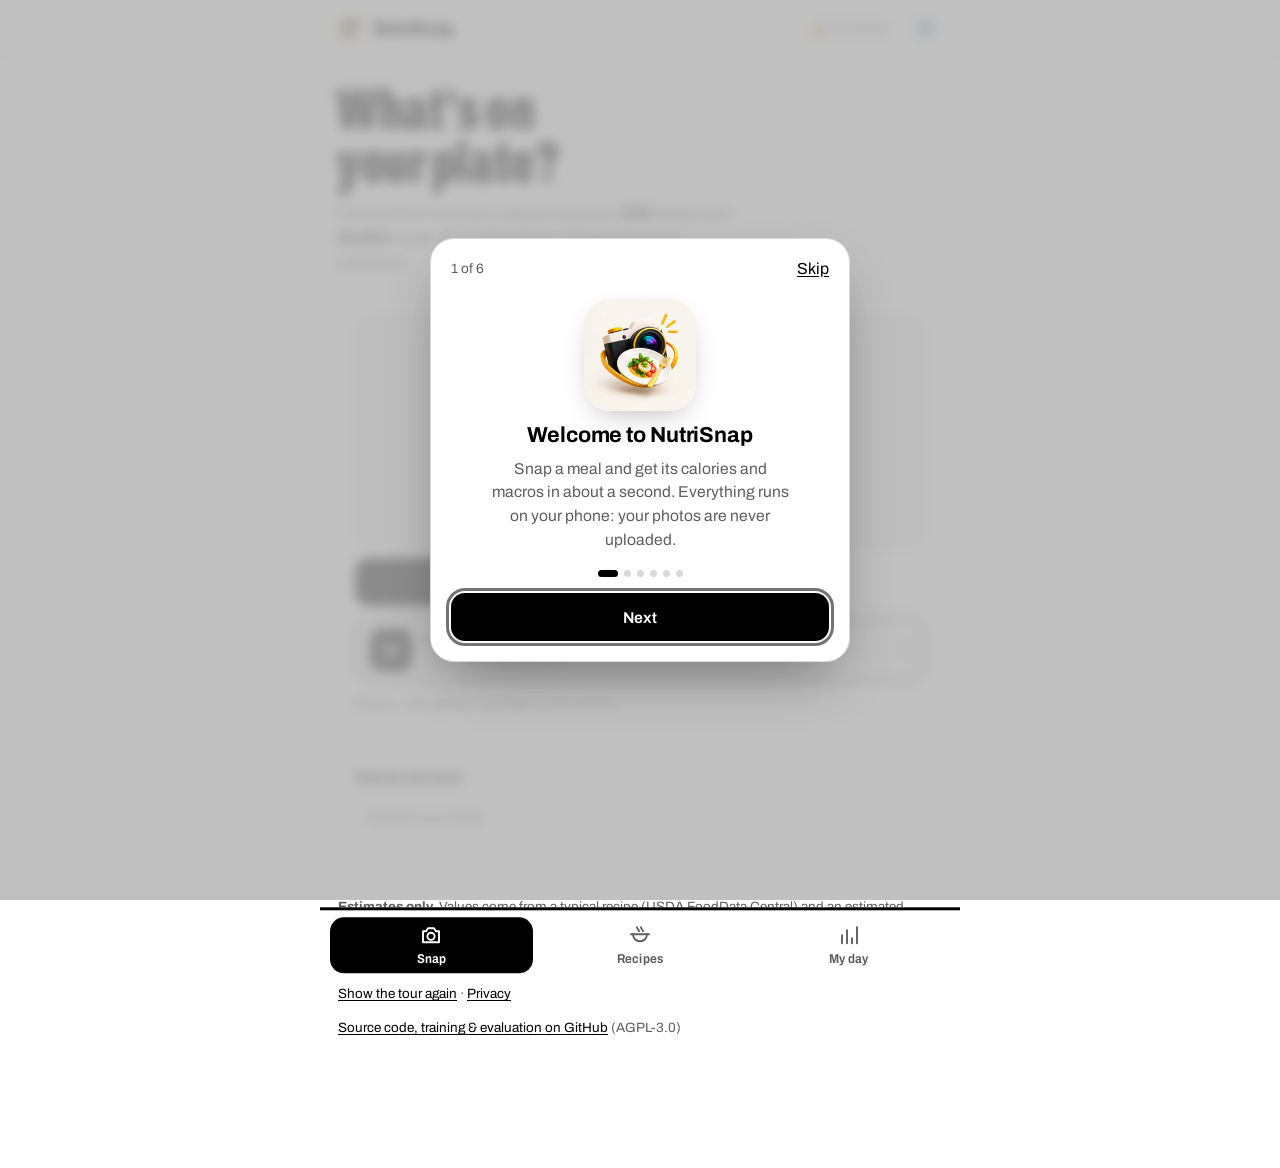
<file: docs/index.html>
<!doctype html>
<html lang="en">
<head>
  <meta charset="utf-8">
  <meta name="viewport" content="width=device-width, initial-scale=1, viewport-fit=cover">
  <title>NutriSnap</title>
  <meta name="description" content="Snap a meal or scan a barcode: on-device food recognition and calorie and macro estimates. Runs entirely in your browser.">
  <meta name="theme-color" content="#ffffff" media="(prefers-color-scheme: light)">
  <meta name="theme-color" content="#000000" media="(prefers-color-scheme: dark)">
  <link rel="icon" href="icons/favicon-48.png" type="image/png" sizes="48x48">
  <link rel="icon" href="icons/icon-192.png" type="image/png" sizes="192x192">
  <link rel="manifest" href="manifest.webmanifest">
  <link rel="apple-touch-icon" href="icons/apple-touch-icon.png">
  <meta name="apple-mobile-web-app-capable" content="yes">
  <meta name="mobile-web-app-capable" content="yes">
  <meta name="apple-mobile-web-app-title" content="NutriSnap">
  <meta name="apple-mobile-web-app-status-bar-style" content="default">
  <link rel="preload" href="fonts/archivo-wdth.woff2" as="font" type="font/woff2" crossorigin>
  <link rel="stylesheet" href="style.css?v=924c5771e4">
</head>
<body>
  <header class="topbar">
    <div class="wrap topbar-inner">
      <div class="brand"><img class="logo-img" src="icons/icon-192.png" alt="" aria-hidden="true"><span>NutriSnap</span></div>
      <div class="topbar-right">
        <button id="install-btn" type="button" class="btn primary install-btn" hidden>Install app</button>
        <span class="privacy" title="Photos are analysed on this device and never uploaded">🔒 On-device</span>
        <button id="settings-btn" type="button" class="icon-btn" aria-label="Settings" title="Settings">⚙️</button>
      </div>
    </div>
  </header>

  <main class="wrap">
    <div id="offline-bar" class="offline-bar" hidden>📴 You're offline. Meal photos and nutrition still work; product lookup needs internet.</div>
    <div id="ios-hint" class="ios-hint" hidden>Install NutriSnap: tap <b>Share</b> <span aria-hidden="true">⎋</span> then <b>Add to Home Screen</b>.
      <button type="button" id="ios-hint-close" aria-label="Dismiss">✕</button></div>
    <section class="hero">
      <h1>What's on your plate?</h1>
      <p class="lede">Calories from a photo in about a second. <b id="dish-count">425</b> dishes and
        <b id="chip-count">10,000+</b> foods, all on this phone: photos are never uploaded.</p>
    </section>

    <nav class="tabs" role="tablist" aria-label="Sections">
      <button type="button" role="tab" id="tab-meal" class="tab on" aria-selected="true" aria-controls="panel-meal"><svg class="tab-ic" viewBox="0 0 24 24" aria-hidden="true"><path d="M4 8h3l2-3h6l2 3h3v11H4z"/><circle cx="12" cy="13" r="3.6"/></svg><span>Snap</span></button>
      <button type="button" role="tab" id="tab-recipes" class="tab" aria-selected="false" aria-controls="panel-recipes"><svg class="tab-ic" viewBox="0 0 24 24" aria-hidden="true"><path d="M3 11h18"/><path d="M5 11a7 7 0 0 0 14 0"/><path d="M9 4c0 2 2 2 2 4M13 4c0 2 2 2 2 4"/></svg><span>Recipes</span></button>
      <button type="button" role="tab" id="tab-day" class="tab" aria-selected="false" aria-controls="panel-day"><svg class="tab-ic" viewBox="0 0 24 24" aria-hidden="true"><path d="M5 20V12M10 20V7M15 20v-5M20 20V4"/></svg><span>My day</span></button>
    </nav>

    <!-- Meal photo -->
    <section id="panel-meal" class="card capture" role="tabpanel" aria-labelledby="tab-meal">
      <div id="drop" class="drop" tabindex="0" role="button" aria-label="Choose or drop a meal photo">
        <img id="preview" alt="Your meal" hidden>
        <button id="photo-clear" type="button" class="photo-clear" aria-label="Remove photo" title="Remove photo" hidden>✕</button>
        <div id="drop-hint" class="drop-hint">
          <div class="drop-icon" aria-hidden="true">📸</div>
          <div class="drop-title">Add a photo of your meal</div>
          <div class="muted small">One dish per photo works best.</div>
        </div>
      </div>
      <div class="actions">
        <label class="btn primary">Take photo
          <input id="camera" type="file" accept="image/*" capture="environment" hidden>
        </label>
        <label class="btn ghost">Upload
          <input id="file" type="file" accept="image/*" hidden>
        </label>
      </div>
      <button id="pack-btn" type="button" class="pack-btn" aria-expanded="false" aria-controls="panel-pack">
        <span class="pack-ico" aria-hidden="true"><svg viewBox="0 0 24 24" fill="none" stroke="currentColor" stroke-width="2" stroke-linecap="round"><path d="M3 7V5a2 2 0 0 1 2-2h2M17 3h2a2 2 0 0 1 2 2v2M21 17v2a2 2 0 0 1-2 2h-2M7 21H5a2 2 0 0 1-2-2v-2M7 8v8M10.5 8v8M14 8v8M17 8v8"/></svg></span>
        <span class="pack-txt"><b>Packaged food</b><span>Scan a barcode or label</span></span>
        <span class="pack-chev" aria-hidden="true">›</span>
      </button>
      <div id="status" class="status" role="status" aria-live="polite">
        <div class="bar"><div id="bar-fill"></div></div>
        <span id="status-text">Loading the model…</span>
      </div>
    </section>

    <!-- Packaged food -->
    <section id="panel-pack" class="card" aria-labelledby="pack-h" hidden>
      <button id="pack-close" type="button" class="linkish pack-back">‹ Back to photo</button>
      <h2 id="pack-h" class="pack-h">Scan or search a product</h2>
      <p class="muted small">Biscuits, shakes, chips, ready meals… Product data from
        <a href="https://world.openfoodfacts.org" target="_blank" rel="noopener">Open Food Facts</a> (needs internet).</p>
      <div class="actions">
        <button id="scan-btn" type="button" class="btn primary">Scan barcode</button>
        <label class="btn ghost">Barcode photo
          <input id="barcode-file" type="file" accept="image/*" hidden>
        </label>
      </div>
      <label class="btn soft wide label-btn">📄 Photo of the nutrition label
        <input id="label-file" type="file" accept="image/*" capture="environment" hidden></label>
      <p id="label-status" class="hint" role="status" aria-live="polite"></p>
      <div id="label-review" class="label-review" hidden>
        <label class="field"><span class="label">Product name</span><input id="label-name" type="text" maxlength="60" placeholder="e.g. Oat biscuits"></label>
        <div class="mini-h">Per 100 g <span class="muted">(fix anything that doesn't match the pack)</span></div>
        <div id="label-fields" class="label-fields"></div>
        <label class="lf lf-serving"><span id="label-serving-label">One serving</span><span class="le-in"><input id="label-serving" type="number"
          inputmode="decimal" min="0" step="any" placeholder="100"><span>g</span></span></label>
        <ul id="label-checks" class="warn label-checks" hidden></ul>
        <details class="fold"><summary>Text the camera read</summary><pre id="label-raw" class="label-raw"></pre></details>
        <div class="le-actions"><button id="label-cancel" type="button" class="btn ghost small-btn">Cancel</button>
          <button id="label-use" type="button" class="btn primary small-btn">Use these values</button></div>
      </div>
      <div id="scanner" class="scanner" hidden>
        <video id="video" playsinline muted></video>
        <div class="scan-frame" aria-hidden="true"></div>
        <button id="scan-stop" type="button" class="btn ghost small-btn">Stop camera</button>
      </div>
      <form id="code-form" class="inline">
        <input id="code" inputmode="numeric" pattern="[0-9]*" placeholder="Barcode number" aria-label="Barcode number">
        <button class="btn soft" type="submit">Look up</button>
      </form>
      <form id="prod-form" class="inline">
        <input id="prod-q" type="search" placeholder="Search, e.g. Amul lassi, protein shake" aria-label="Search products">
        <button class="btn soft" type="submit">Search</button>
      </form>
      <div id="prod-status" class="hint" role="status" aria-live="polite"></div>
      <ul id="prod-results" class="list prod-results" hidden></ul>
    </section>


    <!-- My recipes: home-cooked dishes, built from ingredients, saved on this device -->
    <section id="panel-recipes" role="tabpanel" aria-labelledby="tab-recipes" hidden>
      <div id="rc-list-view" class="card rc-list-card">
        <div class="card-head"><h2>My recipes</h2><button id="rc-new" type="button" class="btn primary small-btn">New recipe</button></div>
        <p id="rc-empty" class="muted">Add a dish you cook at home once: its ingredients and how many servings it makes.
          NutriSnap works out every serving, and the dish shows up in search and your log like any other food.</p>
        <ul id="rc-list" class="list rc-list"></ul>
        <p id="rc-flash" class="hint" role="status" aria-live="polite"></p>
      </div>

      <div id="rc-editor" class="card rc-card" hidden>
        <button id="rc-back" type="button" class="linkish rc-back">‹ My recipes</button>
        <label class="sr" for="rc-name">Dish name</label>
        <input id="rc-name" class="rc-name" type="text" placeholder="Name this dish" maxlength="60" autocomplete="off" enterkeyhint="next">
        <div class="rc-yield" role="group" aria-label="Servings">
          <span>Makes</span>
          <button type="button" class="wt-step" data-serv="-1" aria-label="Fewer servings">−</button>
          <b id="rc-serv" aria-live="polite">4</b>
          <button type="button" class="wt-step" data-serv="1" aria-label="More servings">+</button>
          <span id="rc-serv-word">servings</span>
        </div>

        <ul id="rc-ings" class="rc-ings" aria-label="Ingredients"></ul>
        <div class="rc-add">
          <label class="sr" for="rc-q">Add an ingredient</label>
          <input id="rc-q" type="search" placeholder="Add an ingredient: pasta, olive oil, garlic…" autocomplete="off">
          <ul id="rc-sugg" class="list rc-sugg" hidden></ul>
          <div id="rc-pick" class="rc-pick" hidden>
            <b id="rc-pick-name"></b>
            <div class="rc-pick-row">
              <label class="sr" for="rc-qty">Amount</label>
              <input id="rc-qty" type="number" inputmode="decimal" min="0" step="any" value="1">
              <label class="sr" for="rc-unit">Unit</label>
              <select id="rc-unit"></select>
              <button id="rc-add-btn" type="button" class="btn primary small-btn">Add</button>
            </div>
            <span id="rc-pick-hint" class="muted small"></span>
          </div>
        </div>

        <label class="rc-cooked"><span>Cooked dish weighs <span class="muted">(optional)</span></span>
          <span class="le-in"><input id="rc-cooked" type="number" inputmode="decimal" min="0" step="1" placeholder="0"><span>g</span></span></label>
        <p class="muted small rc-cooked-help">Weigh the finished dish without the pot to log it by grams. Without it, the
          dish is split evenly into servings.</p>

        <div class="nf rc-nf" aria-live="polite">
          <h3 class="nf-title">Nutrition Facts</h3>
          <div class="nf-food" id="rc-per">Per serving</div>
          <div class="nf-line nf-serving"><span>Serving size</span><b id="rc-serving">0 g</b></div>
          <div class="nf-rule nf-heavy" aria-hidden="true"></div>
          <div class="nf-cal"><span>Calories</span><b id="rc-kcal" class="kcal">0</b></div>
          <div class="nf-rule nf-mid" aria-hidden="true"></div>
          <ul class="nf-rows">
            <li><span class="nf-k"><i class="dot fat"></i>Fat</span><b id="rc-f">0 g</b><span class="nf-e"></span></li>
            <li class="nf-sub"><span class="nf-k">Saturated fat</span><b id="rc-sf">0 g</b><span class="nf-e"></span></li>
            <li><span class="nf-k"><i class="dot none"></i>Sodium</span><b id="rc-na">0 mg</b><span class="nf-e" id="rc-salt"></span></li>
            <li><span class="nf-k"><i class="dot carbs"></i>Carbohydrate</span><b id="rc-c">0 g</b><span class="nf-e"></span></li>
            <li class="nf-sub"><span class="nf-k">Fibre</span><b id="rc-fb">0 g</b><span class="nf-e"></span></li>
            <li class="nf-sub"><span class="nf-k">Sugars</span><b id="rc-sg">0 g</b><span class="nf-e"></span></li>
            <li><span class="nf-k"><i class="dot protein"></i>Protein</span><b id="rc-p">0 g</b><span class="nf-e"></span></li>
          </ul>
          <div class="nf-rule nf-heavy" aria-hidden="true"></div>
        </div>

        <p id="rc-msg" class="hint rc-msg" role="status" aria-live="polite"></p>
        <div class="rc-actions">
          <button id="rc-delete" type="button" class="linkish danger" hidden>Delete recipe</button>
          <button id="rc-save" type="button" class="btn primary">Save recipe</button>
        </div>
      </div>
    </section>

    <!-- My day: calorie target + today's log (stored only on this device) -->
    <section id="panel-day" role="tabpanel" aria-labelledby="tab-day" hidden>
      <div id="target-prompt" class="card target-prompt" hidden>
        <h2>Set your daily calorie target</h2>
        <p class="muted small">Age, height, weight and how active you are. It takes a minute and stays on this phone.</p>
        <button type="button" class="btn primary wide" data-open-settings="target">Set my target</button>
      </div>
      <div id="today" class="card">
        <div class="card-head"><h2>Today</h2><span class="muted small" id="today-date"></span></div>
        <div class="streak-row"><span id="streak" class="streak" hidden></span><span id="streak-cheer" class="small" role="status" aria-live="polite"></span></div>
        <div class="ql">
          <label class="mini-h" for="ql-text">✍️ Type or say what you ate</label>
          <div class="ql-row">
            <input id="ql-text" type="text" placeholder="2 roti, dal and a glass of lassi" autocomplete="off" enterkeyhint="go">
            <button id="ql-mic" type="button" class="btn ghost ql-mic" aria-label="Say what you ate" hidden>🎤</button>
            <button id="ql-go" type="button" class="btn soft">Find</button>
          </div>
          <div id="ql-result" hidden>
            <ul id="ql-items" class="list ql-items"></ul>
            <div class="ql-foot"><span id="ql-total" class="muted small"></span>
              <button id="ql-add" type="button" class="btn primary small-btn">Add to today</button></div>
          </div>
          <p id="ql-status" class="hint" role="status" aria-live="polite"></p>
        </div>
        <div class="today-sum">
          <div id="ring" class="ring" role="img" aria-label="Calories eaten today versus target">
            <div class="donut-hole"><span id="ring-left" class="kcal">0</span><span id="ring-unit" class="kcal-unit">kcal left</span></div>
          </div>
          <div class="today-side">
            <div class="today-line"><span>Eaten</span><b id="t-eaten">0 kcal</b></div>
            <div class="today-line"><span>Daily target</span><b id="t-target">not set</b></div>
            <ul class="legend today-macros">
              <li><i class="dot protein"></i><span>Protein</span><b id="t-p">0 g</b><span class="muted" id="t-p-goal"></span></li>
              <li><i class="dot carbs"></i><span>Carbs</span><b id="t-c">0 g</b><span class="muted"></span></li>
              <li><i class="dot fat"></i><span>Fat</span><b id="t-f">0 g</b><span class="muted"></span></li>
            </ul>
            <details class="fold micros-fold" id="t-micros-fold" hidden><summary id="t-micros-sum">Fibre, sugars, salt</summary>
              <ul id="t-micros" class="legend today-micros" aria-label="Fibre, sugars, salt and saturated fat today"></ul>
              <p id="t-micros-note" class="muted small"></p></details>
          </div>
        </div>
        <ul id="log" class="list log"></ul>
        <p id="log-empty" class="muted small">Nothing logged yet. Snap a meal, scan a product or search a food, then tap <b>Add to today</b>.</p>
        <p id="log-hint" class="muted small" hidden>Tap a food to change its amount or meal, or add it to your favourites.</p>
        <div id="recent-wrap" class="recent-wrap" hidden><div class="mini-h">⚡ Quick add</div><div id="recent" class="chips"></div></div>
        <details class="fold ideas-wrap"><summary>💡 What can I still eat?</summary><div id="ideas"></div></details>
        <button id="log-clear" type="button" class="linkish log-clear" hidden>Clear today</button>
      </div>

      <div class="card water" id="water-card">
        <div class="card-head"><h2>Water</h2><span id="wt-left" class="muted small"></span></div>
        <div class="wt-body">
          <svg id="wt-glass" class="wt-glass" width="116" height="159" viewBox="0 0 120 164" role="img" aria-label="Water today">
            <defs><clipPath id="wt-clip"><path d="M16 10 H104 L93 151 Q92 158 85 158 H35 Q28 158 27 151 Z"/></clipPath></defs>
            <g clip-path="url(#wt-clip)">
              <g id="wt-level" class="wt-level">
                <path class="wt-wave" d="M-120 0 C-110 -5 -100 -5 -90 0 S-70 5 -60 0 S-40 -5 -30 0 S-10 5 0 0 S20 -5 30 0 S50 5 60 0
                  S80 -5 90 0 S110 5 120 0 S140 -5 150 0 S170 5 180 0 S200 -5 210 0 S230 5 240 0 V220 H-120 Z"/>
                <ellipse id="wt-ring" class="wt-ring" cx="60" cy="0" rx="4" ry="1.4"/>
              </g>
            </g>
            <g class="wt-marks" aria-hidden="true"><line x1="88" x2="96" y1="45" y2="45"/><line x1="86" x2="94" y1="80" y2="80"/>
              <line x1="83" x2="91" y1="115" y2="115"/></g>
            <path class="wt-outline" fill="none" stroke="currentColor" stroke-width="3" d="M16 10 H104 L93 151 Q92 158 85 158 H35 Q28 158 27 151 Z"/>
            <circle id="wt-drop" class="wt-drop" cx="60" cy="-12" r="4.5"/>
          </svg>
          <div class="wt-side">
            <div class="wt-big"><b id="wt-amount">0</b> <span id="wt-unit">ml</span></div>
            <div id="wt-goal-line" class="muted small">of your 2.5 L goal</div>
            <div class="wt-actions">
              <button type="button" class="btn primary" data-water="glass">+ Glass <span id="wt-glass-size" class="wt-size">250 ml</span></button>
              <button type="button" class="btn ghost" data-water="bottle">+ Bottle <span id="wt-bottle-size" class="wt-size">500 ml</span></button>
            </div>
            <div class="wt-tools">
              <button type="button" class="linkish" id="wt-undo" hidden>Undo last</button>
              <span class="wt-goal-edit">Goal <button type="button" class="wt-step" data-goal="-1" aria-label="Lower the goal">−</button><b
                id="wt-goal">2.5 L</b><button type="button" class="wt-step" data-goal="1" aria-label="Raise the goal">+</button></span>
            </div>
          </div>
        </div>
        <div id="wt-glasses" class="wt-glasses" role="group" aria-label="Glasses of water today"></div>
      </div>

      <div class="card" id="report-card">
        <div class="card-head"><h2>📅 Your week</h2><span id="report-range" class="muted small"></span></div>
        <div id="report"></div>
        <div class="week" id="week" aria-label="Calories over the last 7 days"></div>
      </div>

      <div class="card weight" id="weight-card">
        <div class="card-head"><h2>⚖️ Weight</h2><span id="w-trend" class="muted small"></span></div>
        <div class="inline">
          <input id="w-input" type="number" inputmode="decimal" step="0.1" min="30" max="660" aria-label="Today's weight">
          <button id="w-log" type="button" class="btn primary">Log</button>
        </div>
        <div id="w-chart" class="w-chart"></div>
        <div id="w-adapt" class="plate-dish w-adapt" hidden></div>
        <p class="muted small">Weigh yourself in the morning before eating, a few times a week. Weight jumps 1–2 kg day to day
          with water; the line shows the real trend.</p>
      </div>

    </section>

    <!-- What the model sees -->
    <!-- Settings: target, backup & privacy, learned photos, preferences -->
    <section id="panel-settings" aria-labelledby="settings-h" hidden>
      <div class="settings-head"><button id="settings-back" type="button" class="linkish">‹ Back</button><h2 id="settings-h">Settings</h2></div>
      <div class="card" id="target-card">
        <div class="card-head"><h2>My calorie target</h2></div>
        <p class="muted small">Your details stay on this phone. Used only to estimate how much energy you burn in a day.</p>
        <form id="profile" class="profile" novalidate>
          <div class="seg seg2 units" role="radiogroup" aria-label="Units">
            <button type="button" data-units="metric" role="radio" class="on">kg · cm</button>
            <button type="button" data-units="imperial" role="radio">lb · ft</button>
          </div>
          <div class="pf-grid">
            <label class="field"><span class="label">Sex</span>
              <select id="pf-sex"><option value="female">Female</option><option value="male">Male</option><option value="other">Prefer not to say</option></select></label>
            <label class="field"><span class="label">Age</span><input id="pf-age" type="number" inputmode="numeric" min="13" max="100" placeholder="years"></label>
            <label class="field metric"><span class="label">Height</span><input id="pf-cm" type="number" inputmode="decimal" min="120" max="230" placeholder="cm"></label>
            <div class="field imperial" hidden><span class="label">Height</span>
              <div class="two"><input id="pf-ft" type="number" inputmode="numeric" min="4" max="7" placeholder="ft" aria-label="Height, feet">
                <input id="pf-in" type="number" inputmode="decimal" min="0" max="11.9" placeholder="in" aria-label="Height, inches"></div></div>
            <label class="field"><span class="label">Weight</span><input id="pf-w" type="number" inputmode="decimal" placeholder="kg"></label>
            <label class="field"><span class="label">Goal weight <span class="muted">(optional)</span></span><input id="pf-goalw" type="number" inputmode="decimal" placeholder="kg"></label>
          </div>
          <label class="field"><span class="label">How active are you?</span>
            <select id="pf-act">
              <option value="1.2">Mostly sitting (desk job, little exercise)</option>
              <option value="1.375" selected>Lightly active (walks, exercise 1–3 days a week)</option>
              <option value="1.55">Active (exercise 3–5 days a week)</option>
              <option value="1.725">Very active (hard exercise 6–7 days a week)</option>
              <option value="1.9">Extremely active (physical job + training)</option>
            </select></label>
          <label class="field"><span class="label">Goal</span><select id="pf-goal"></select></label>
        </form>
        <div id="target" class="target" hidden>
          <div class="target-big"><span id="tg-kcal" class="kcal">0</span><span class="kcal-unit">kcal a day</span></div>
          <ul class="target-facts">
            <li><span>Maintenance (calories you burn)</span><b id="tg-tdee"></b></li>
            <li><span>Daily deficit</span><b id="tg-def"></b></li>
            <li><span>Protein to aim for</span><b id="tg-prot"></b></li>
            <li><span>BMI</span><b id="tg-bmi"></b></li>
            <li id="tg-eta-row" hidden><span>Goal weight reached around</span><b id="tg-eta"></b></li>
          </ul>
          <div id="tg-warn" class="warn" hidden></div>
          <p class="muted small">Mifflin-St Jeor formula × activity. A real-world estimate, ±10%: if your weight hasn't moved after
            3–4 weeks, lower the target by 100–200 kcal. Not for pregnancy, breastfeeding, eating disorders or medical diets: ask a doctor or dietitian.</p>
        </div>
      </div>

      <div class="card" id="prefs-card">
        <div class="card-head"><h2>Photos</h2></div>
        <label class="second-toggle"><input type="checkbox" id="second-auto">
          <span>Double-check every photo with Identify anything <span class="muted">(one-time ~110 MB download, about a second per
          photo). It catches most dishes NutriSnap doesn't know and offers its answer.</span></span></label>
      </div>

      <div class="card learned">
        <div class="card-head"><h2>🧠 Learned from you</h2><span class="muted small" id="learned-count"></span></div>
        <p class="muted small">When you correct a photo (another dish, a search result, a drink), NutriSnap remembers it and suggests
          your answer next time a similar photo comes up. It keeps only a numeric fingerprint of the photo, never the photo, and
          only on this phone.</p>
        <button id="learn-forget" type="button" class="btn ghost wide" hidden>Forget all</button>
      </div>

      <div class="card backup" id="backup-card">
        <div class="card-head"><h2>💾 Backup &amp; privacy</h2></div>
        <p class="muted small">Everything you enter stays on this phone only. <span id="backup-now"></span>
          Save a backup file to move it to a new phone or keep it safe. <a href="privacy.html">Privacy details</a></p>
        <div class="backup-actions">
          <button id="backup-save" type="button" class="btn primary">Download backup</button>
          <label class="btn ghost">Restore from file<input id="backup-load" type="file" accept="application/json,.json" hidden></label>
        </div>
        <p id="backup-status" class="hint" role="status" aria-live="polite"></p>
        <button id="data-delete" type="button" class="linkish danger">Delete all my data</button>
      </div>

    </section>

    <section id="results" class="card" aria-labelledby="res-h" hidden>
      <div class="card-head">
        <h2 id="res-h">What I see</h2>
        <span class="muted small" id="timing"></span>
        <button id="new-photo" type="button" class="btn ghost small-btn new-photo">📸 New photo</button>
      </div>
      <div id="warn" class="warn" hidden></div>
      <div id="learn" class="plate-dish learn" role="status" hidden></div>
      <div id="drink-pick" class="plate-dish drink-pick" hidden></div>
      <ol id="top3" class="top3"></ol>
      <div id="second" class="second" role="status" aria-live="polite" hidden></div>
      <button id="more-btn" type="button" class="more-btn" aria-expanded="false" aria-controls="more">Not right, or more than one food?</button>
      <div id="more" class="more" hidden>

      <div id="plate" class="plate" hidden>
        <div class="divider"></div>
        <div class="ov-title">🍱 More than one food on the plate?</div>
        <p class="muted small">Outline every food on the plate (rice, curry, salad, bread…) and add them up. One-time download, then it works offline.</p>
        <button id="plate-btn" type="button" class="btn soft wide">Split the plate</button>
        <div id="plate-status" class="hint" role="status" aria-live="polite"></div>
        <div id="plate-view" hidden>
          <div id="plate-dish" class="plate-dish" hidden></div>
          <canvas id="plate-canvas" class="plate-canvas" role="img" aria-label="Your photo with each food outlined"></canvas>
          <label class="plate-size"><span>Your plate</span>
            <select id="plate-size" aria-label="Plate size">
              <option value="small">Small (about 20 cm)</option>
              <option value="standard">Standard (about 25 cm)</option>
              <option value="large">Large (about 30 cm)</option>
            </select></label>
          <ul id="plate-list" class="list plate-list"></ul>
          <div id="plate-balance" class="plate-balance" hidden></div>
          <div id="plate-total" class="photo-est plate-total" hidden></div>
          <button id="plate-add" type="button" class="btn primary wide">➕ Add whole plate to today</button>
        </div>
      </div>

      <div class="divider"></div>
      <div class="ov">
        <div class="ov-text">
          <div class="ov-title">🌍 A dish I don't know?</div>
          <p class="muted small" id="ov-note">Match against <span id="ov-count">thousands of</span> dishes and foods from every cuisine,
            and estimate calories straight from the photo. One-time ~110 MB download.</p>
        </div>
        <label class="ov-cuisine"><span class="sr">Cuisine</span>
          <select id="ov-region" aria-label="Cuisine"><option value="">All cuisines</option></select>
        </label>
        <button id="ov-btn" type="button" class="btn soft wide">🌍 Identify anything</button>
      </div>
      <div id="ov-status" class="hint" role="status" aria-live="polite"></div>
      <ol id="ov-results" class="list ov-results" hidden></ol>

      <div id="photo-est" class="photo-est" hidden>
        <div class="pe-head"><span>📸 Estimated from the photo</span><span class="pe-kcal"><span id="pe-kcal">0</span> kcal</span></div>
        <div class="pe-macros" id="pe-macros"></div>
        <p class="muted small" id="pe-note"></p>
        <button id="pe-use" type="button" class="btn ghost wide">Set portion from photo</button>
      </div>
      </div>
    </section>

    <!-- Nutrition -->
    <section id="nutrition" class="card label-card" aria-labelledby="nut-h" hidden>
      <div class="nf">
        <h2 id="nut-h" class="nf-title">Nutrition Facts</h2>
        <div id="food-name" class="nf-food">Pick a dish</div>
        <div class="nf-line nf-serving"><span>Serving size</span><b id="nf-grams">0 g</b></div>
        <div class="nf-rule nf-heavy" aria-hidden="true"></div>
        <div class="nf-cal"><span>Calories</span><b id="kcal" class="kcal">0</b></div>
        <div class="nf-rule nf-mid" aria-hidden="true"></div>
        <ul class="nf-rows">
          <li><span class="nf-k"><i class="dot fat"></i>Fat</span><b id="f">0 g</b><span class="nf-e" id="kf"></span></li>
          <li class="nf-sub"><span class="nf-k">Saturated fat</span><b id="nf-sf">–</b><span class="nf-e"></span></li>
          <li><span class="nf-k"><i class="dot none"></i>Sodium</span><b id="nf-na">–</b><span class="nf-e" id="nf-salt"></span></li>
          <li><span class="nf-k"><i class="dot carbs"></i>Carbohydrate</span><b id="c">0 g</b><span class="nf-e" id="kc"></span></li>
          <li class="nf-sub"><span class="nf-k">Fibre</span><b id="nf-fb">–</b><span class="nf-e"></span></li>
          <li class="nf-sub"><span class="nf-k">Sugars</span><b id="nf-sg">–</b><span class="nf-e"></span></li>
          <li><span class="nf-k"><i class="dot protein"></i>Protein</span><b id="p">0 g</b><span class="nf-e" id="kp"></span></li>
        </ul>
        <div id="donut" class="nf-split empty" role="img" aria-label="Energy split between protein, carbs and fat">
          <i class="sp"></i><i class="sc"></i><i class="sf"></i>
        </div>
        <div class="nf-rule nf-heavy" aria-hidden="true"></div>
        <!-- kept for app.js (energy bars) -->
        <div class="sr"><span id="bp"></span><span id="bc"></span><span id="bf"></span></div>
      </div>

      <div class="field">
        <span class="label">Portion</span>
        <div class="seg" role="radiogroup" aria-label="Portion size">
          <button type="button" data-preset="small" role="radio">Small</button>
          <button type="button" data-preset="medium" role="radio" class="on">Medium</button>
          <button type="button" data-preset="large" role="radio">Large</button>
        </div>
        <div class="grams">
          <input id="grams-range" type="range" min="0" max="1200" step="5" aria-label="Portion in grams">
          <span class="grams-box"><input id="grams" type="number" min="0" max="3000" step="5" aria-label="Amount"><span id="unit">g</span></span>
        </div>
        <button type="button" id="usual-hint" class="usual-hint muted small"></button>
      </div>

      <details class="adjust" id="style-field" hidden>
        <summary id="style-sum">How it was cooked: Normal</summary>
        <div class="seg seg-style" role="radiogroup" aria-label="Cooking style">
          <button type="button" data-style="light" role="radio">Light</button>
          <button type="button" data-style="normal" role="radio" class="on">Normal</button>
          <button type="button" data-style="rich" role="radio">Rich</button>
        </div>
        <p id="style-hint" class="muted small style-hint"></p>
      </details>

      <button id="add-today" type="button" class="btn primary wide add-today">➕ Add to today</button>
      <div id="added" class="added" role="status" aria-live="polite"></div>

      <select id="dish" hidden aria-hidden="true" tabindex="-1"></select>

      <div class="field">
        <label class="label" for="search" id="search-label">Search any food</label>
        <input id="search" type="search" placeholder="Search any food" autocomplete="off">
        <ul id="search-results" class="list search-results" hidden></ul>
      </div>

      <div id="product-info" class="product-info" hidden>
        <div class="prod-head">
          <img id="prod-img" alt="" hidden onerror="this.hidden = true">
          <div>
            <div id="prod-badges" class="badges"></div>
            <div id="prod-qty" class="muted small"></div>
          </div>
        </div>
        <table class="label-table">
          <thead><tr><th>Nutrition</th><th id="th-portion">Portion</th><th id="th-100">Per 100 g</th></tr></thead>
          <tbody id="label-body"></tbody>
        </table>
        <details id="ingredients-box"><summary>Ingredients &amp; allergens</summary>
          <p id="ingredients" class="small"></p><p id="allergens" class="small"></p></details>
      </div>
      <p id="source" class="source"></p>
      <p id="burn" class="burn muted small"></p>
    </section>

    <footer class="foot">
      <p><b>Estimates only.</b> Values come from a typical recipe (USDA FoodData Central) and an estimated portion; real meals vary
        with ingredients, oil and sauces. Not medical or dietary advice.</p>
      <details>
        <summary>How it works &amp; credits</summary>
        <ul>
          <li><b>Dish model:</b> ConvNeXt-Tiny fine-tuned on Food-101, two Indian food datasets, Central Asian Food Scenes, Food Recognition 2022, TurkishFoods-25, MM-Food-100K phone photos and Wikimedia Commons photos of world dishes (425 dishes, drinks and fruits), with the previous model as a helper: <b>87.4% top-1</b>
            on the 228 long-standing dishes, ~52% on the newer world dishes; int8 ONNX (2 × 34 MB) running in your browser with ONNX Runtime Web, so no photo is uploaded.</li>
          <li><b>Identify anything:</b> CLIP (open_clip ViT-B/32, DataComp-XL) against every USDA food plus world dishes from Wikidata;
            world-dish nutrition is approximate (borrowed from the most similar USDA food).</li>
          <li><b>Whole plate:</b> Ultralytics YOLO26 instance segmentation (AGPL-3.0) trained on FoodSeg103 (103 foods and
            ingredients) outlines each food; its portion is a rough guess from the share of the photo it covers.</li>
          <li><b>Calories from the photo:</b> trained on MM-Food-100K (Humanbased-AI, OpenRAIL) real meal photos, whose calories are
            GPT-4o/Qwen estimates reviewed by people.</li>
          <li><b>Confidence</b> is calibrated, so "70%" means roughly 70% correct; below 40% the app says it isn't sure.</li>
        </ul>
        <p>Training data: Food-101 (Bossard et al., 2014; research use) and SohlHealth Enhanced Indian Food Classification (CC-BY-4.0).
          FoodSeg103 (Wu et al., 2021; Apache-2.0). Runtime: ONNX Runtime Web (MIT). Barcodes: zxing-wasm (MIT). Packaged products:
          <a href="https://world.openfoodfacts.org">Open Food Facts</a> contributors, under the
          <a href="https://opendatacommons.org/licenses/odbl/1-0/">ODbL</a>.</p>
      </details>
      <p><a href="#" id="tour-replay">Show the tour again</a> · <a href="privacy.html">Privacy</a></p>
      <p><a href="https://github.com/harshskapadia/Calories-">Source code, training &amp; evaluation on GitHub</a> (AGPL-3.0)</p>
    </footer>
  </main>


  <!-- First-run tour (docs/tour.js) -->
  <div id="tour" class="tour" role="dialog" aria-modal="true" aria-labelledby="tour-title" hidden>
    <div id="tour-card" class="tour-card">
      <div class="tour-top"><span id="tour-step" class="muted small"></span>
        <button id="tour-skip" type="button" class="linkish">Skip</button></div>
      <div id="tour-art" class="tour-art" aria-hidden="true"></div>
      <h2 id="tour-title" class="tour-title"></h2>
      <p id="tour-text" class="tour-text"></p>
      <div id="tour-dots" class="tour-dots" aria-hidden="true"></div>
      <div class="tour-nav">
        <button id="tour-back" type="button" class="btn ghost">Back</button>
        <button id="tour-next" type="button" class="btn primary">Next</button>
      </div>
      <div id="tour-end" class="tour-end" hidden>
        <button id="tour-target" type="button" class="btn ghost wide">📊 Set my calorie target first</button>
      </div>
    </div>
  </div>

  <script src="ort/ort.wasm.min.js"></script>
  <script src="app.js?v=905b892426"></script>
  <script src="products.js?v=5c2fdfff6c"></script>
  <script src="openvocab.js?v=1d19f433c1"></script>
  <script src="plate.js?v=f75ede5795"></script>
  <script src="diary.js?v=5c6efe06cc"></script>
  <script src="learn.js?v=83e94f1c79"></script>
  <script src="quicklog.js?v=824cda88c3"></script>
  <script src="weight.js?v=804c49732f"></script>
  <script src="backup.js?v=8c2d4501c1"></script>
  <script src="report.js?v=60299acc57"></script>
  <script src="recipes.js?v=336f182ad5"></script>
  <script src="labelscan.js?v=39bc039976"></script>
  <script src="water.js?v=44960c67f5"></script>
  <script src="tour.js?v=5371f31c21"></script>
  <script src="motion.js?v=1c4c618457"></script>
</body>
</html>
</file>
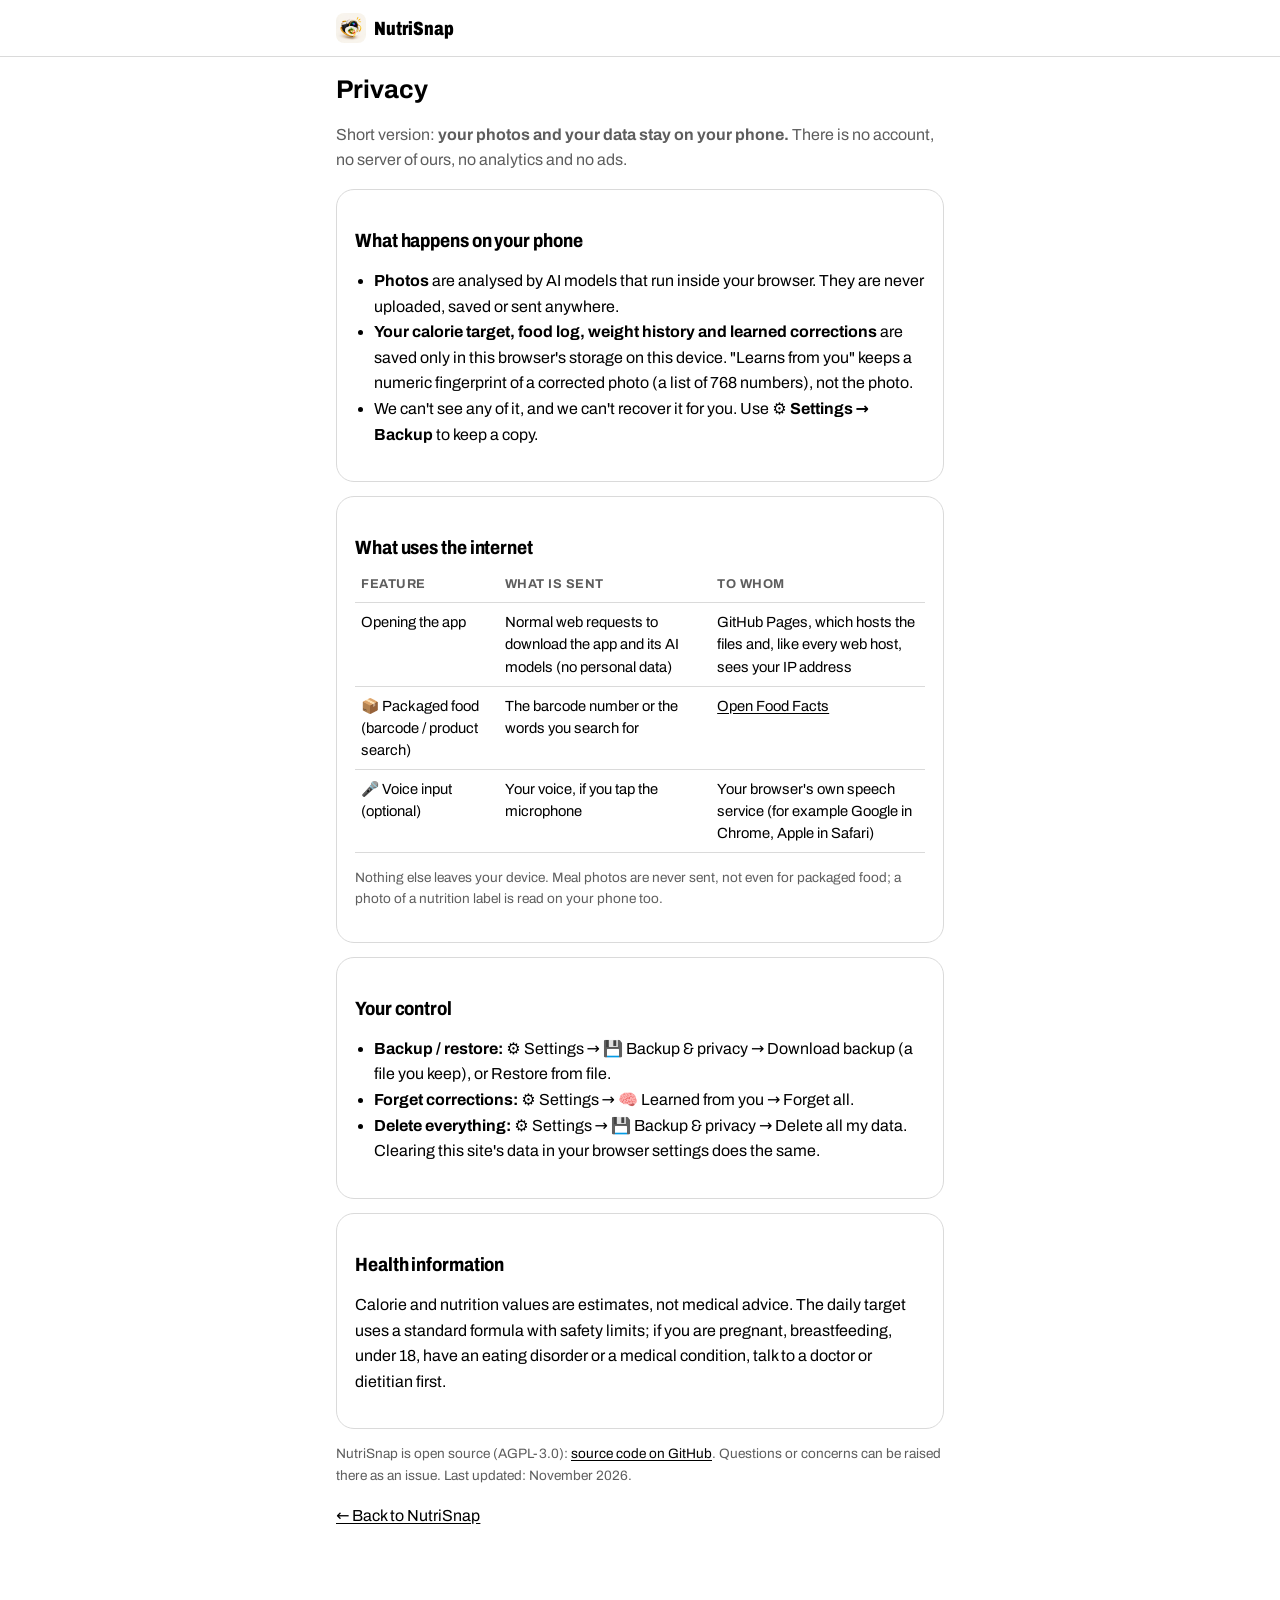
<file: docs/privacy.html>
<!doctype html>
<html lang="en">
<head>
  <meta charset="utf-8">
  <meta name="viewport" content="width=device-width, initial-scale=1, viewport-fit=cover">
  <title>NutriSnap · Privacy</title>
  <meta name="description" content="How NutriSnap handles your photos and data: on your device, never uploaded.">
  <meta name="theme-color" content="#ffffff" media="(prefers-color-scheme: light)">
  <meta name="theme-color" content="#000000" media="(prefers-color-scheme: dark)">
  <link rel="icon" href="icons/favicon-48.png" type="image/png" sizes="48x48">
  <link rel="stylesheet" href="style.css?v=924c5771e4">
  <style>
    .policy h1 { font: 700 1.6rem/1.2 var(--font-display); margin: 18px 0 6px; }
    .policy h2 { margin: 22px 0 8px; }
    .policy p, .policy li { line-height: 1.6; }
    .policy ul { padding-left: 1.2em; }
    .policy table { width: 100%; border-collapse: collapse; font-size: .92rem; }
    .policy td, .policy th { text-align: left; padding: 8px 6px; border-bottom: 1px solid var(--line); vertical-align: top; }
    .policy th { font-size: .8rem; color: var(--muted); text-transform: uppercase; letter-spacing: .04em; }
  </style>
</head>
<body>
  <header class="topbar">
    <div class="wrap topbar-inner">
      <a class="brand" href="./" style="color: inherit; text-decoration: none"><img class="logo-img" src="icons/icon-192.png" alt=""><span>NutriSnap</span></a>
    </div>
  </header>
  <main class="wrap policy">
    <h1>Privacy</h1>
    <p class="muted">Short version: <b>your photos and your data stay on your phone.</b> There is no account, no server of ours,
      no analytics and no ads.</p>

    <section class="card">
      <h2>What happens on your phone</h2>
      <ul>
        <li><b>Photos</b> are analysed by AI models that run inside your browser. They are never uploaded, saved or sent anywhere.</li>
        <li><b>Your calorie target, food log, weight history and learned corrections</b> are saved only in this browser's
          storage on this device. "Learns from you" keeps a numeric fingerprint of a corrected photo (a list of 768 numbers),
          not the photo.</li>
        <li>We can't see any of it, and we can't recover it for you. Use <b>⚙️ Settings → Backup</b> to keep a copy.</li>
      </ul>
    </section>

    <section class="card">
      <h2>What uses the internet</h2>
      <table>
        <tr><th>Feature</th><th>What is sent</th><th>To whom</th></tr>
        <tr><td>Opening the app</td><td>Normal web requests to download the app and its AI models (no personal data)</td>
          <td>GitHub Pages, which hosts the files and, like every web host, sees your IP address</td></tr>
        <tr><td>📦 Packaged food (barcode / product search)</td><td>The barcode number or the words you search for</td>
          <td><a href="https://world.openfoodfacts.org/privacy">Open Food Facts</a></td></tr>
        <tr><td>🎤 Voice input (optional)</td><td>Your voice, if you tap the microphone</td>
          <td>Your browser's own speech service (for example Google in Chrome, Apple in Safari)</td></tr>
      </table>
      <p class="muted small">Nothing else leaves your device. Meal photos are never sent, not even for packaged food; a photo of
        a nutrition label is read on your phone too.</p>
    </section>

    <section class="card">
      <h2>Your control</h2>
      <ul>
        <li><b>Backup / restore:</b> ⚙️ Settings → 💾 Backup &amp; privacy → Download backup (a file you keep), or Restore from file.</li>
        <li><b>Forget corrections:</b> ⚙️ Settings → 🧠 Learned from you → Forget all.</li>
        <li><b>Delete everything:</b> ⚙️ Settings → 💾 Backup &amp; privacy → Delete all my data. Clearing this site's data in your
          browser settings does the same.</li>
      </ul>
    </section>

    <section class="card">
      <h2>Health information</h2>
      <p>Calorie and nutrition values are estimates, not medical advice. The daily target uses a standard formula with safety
        limits; if you are pregnant, breastfeeding, under 18, have an eating disorder or a medical condition, talk to a doctor
        or dietitian first.</p>
    </section>

    <p class="muted small">NutriSnap is open source (AGPL-3.0):
      <a href="https://github.com/harshskapadia/Calories-">source code on GitHub</a>. Questions or concerns can be raised there
      as an issue. Last updated: November 2026.</p>
    <p><a href="./">← Back to NutriSnap</a></p>
  </main>
</body>
</html>
</file>
<file: docs/style.css>
/* NutriSnap: calm, warm, food-app look. Light + dark. */
/* NutriSnap: black ink on white paper, borrowed from the printed Nutrition Facts label (heavy rules, condensed black
   type). Colour only where it carries meaning: macros, plate outlines, scores, Nutri-Score. */
@font-face {
  font-family: "Archivo"; font-style: normal; font-display: swap; font-weight: 100 900; font-stretch: 62% 125%;
  src: url("fonts/archivo-wdth.woff2") format("woff2-variations"), url("fonts/archivo-wdth.woff2") format("woff2");
  unicode-range: U+0000-00FF, U+0131, U+0152-0153, U+02BB-02BC, U+02C6, U+02DA, U+02DC, U+0304, U+0308, U+0329, U+2000-206F,
    U+2074, U+20AC, U+2122, U+2191, U+2193, U+2212, U+2215, U+FEFF, U+FFFD;
}
@font-face {
  font-family: "Archivo"; font-style: normal; font-display: swap; font-weight: 100 900; font-stretch: 62% 125%;
  src: url("fonts/archivo-ext-wdth.woff2") format("woff2-variations"), url("fonts/archivo-ext-wdth.woff2") format("woff2");
  unicode-range: U+0100-02AF, U+0304, U+0308, U+0329, U+1E00-1E9F, U+1EF2-1EFF, U+2020, U+20A0-20AB, U+20AD-20C0, U+2113,
    U+2C60-2C7F, U+A720-A7FF;
}
:root {
  --bg: #ffffff;            /* paper */
  --surface: #ffffff;
  --surface-2: #f3f3f3;     /* wash: inputs, soft panels */
  --ink: #000000;
  --muted: #5e5e5e;         /* graphite: 6.4:1 on paper */
  --line: #dadada;          /* hairline */
  --primary: #000000;
  --primary-ink: #ffffff;
  --primary-soft: #ececec;
  --accent: #000000;
  --warn-bg: #fff6e3;
  --warn-line: #efd29c;
  --protein: #000000;
  --carbs: #f0a35e;
  --fat: #e57aa8;
  --radius: 18px;
  --radius-sm: 10px;
  --shadow: none;
  --font: "Archivo", ui-sans-serif, system-ui, -apple-system, "Segoe UI", Roboto, Arial, sans-serif;
  --font-display: "Archivo", "Arial Narrow", ui-sans-serif, system-ui, sans-serif;
  color-scheme: light;
}
@media (prefers-color-scheme: dark) {
  :root:not([data-theme="light"]) {
    --bg: #000000; --surface: #000000; --surface-2: #141414; --ink: #ffffff; --muted: #a3a3a3; --line: #2e2e2e;
    --primary: #ffffff; --primary-ink: #000000; --primary-soft: #1f1f1f; --accent: #ffffff;
    --warn-bg: #2a2416; --warn-line: #5b4b3a; --protein: #ffffff; --carbs: #f0a35e; --fat: #e57aa8;
    --shadow: none; color-scheme: dark;
  }
}
:root[data-theme="dark"] {
  --bg: #000000; --surface: #000000; --surface-2: #141414; --ink: #ffffff; --muted: #a3a3a3; --line: #2e2e2e;
  --primary: #ffffff; --primary-ink: #000000; --primary-soft: #1f1f1f; --accent: #ffffff;
  --warn-bg: #2a2416; --warn-line: #5b4b3a; --protein: #ffffff; --carbs: #f0a35e; --fat: #e57aa8;
  --shadow: none; color-scheme: dark;
}

* { box-sizing: border-box; }
html { -webkit-text-size-adjust: 100%; }
body { margin: 0; background: var(--bg); color: var(--ink); font: 16px/1.5 var(--font); -webkit-font-smoothing: antialiased; }
.wrap { max-width: 640px; margin: 0 auto; padding: 0 16px; }
a { color: var(--primary); text-underline-offset: 2px; }
h1, h2 { margin: 0; line-height: 1.15; }
h2 { font: 750 1.2rem/1.15 var(--font-display); font-stretch: 85%; letter-spacing: -.005em; }
.muted { color: var(--muted); }
.small { font-size: .85rem; }
.sr { position: absolute !important; width: 1px; height: 1px; overflow: hidden; clip: rect(0 0 0 0); white-space: nowrap; }
[hidden] { display: none !important; }

/* top bar + hero */
.topbar { position: sticky; top: 0; z-index: 5; background: color-mix(in srgb, var(--bg) 88%, transparent);
          backdrop-filter: saturate(1.4) blur(10px); -webkit-backdrop-filter: saturate(1.4) blur(10px); border-bottom: 1px solid var(--line); }
.topbar-inner { display: flex; align-items: center; justify-content: space-between; height: 56px; }
.brand { display: flex; align-items: center; gap: 8px; font: 850 1.2rem var(--font-display); font-stretch: 75%; letter-spacing: .005em; }
.logo { display: grid; place-items: center; width: 32px; height: 32px; border-radius: 10px; background: var(--primary-soft); font-size: 1.05rem; }
.privacy { font-size: .78rem; color: var(--muted); background: var(--surface); border: 1px solid var(--line); padding: 4px 10px; border-radius: 999px; }
.hero { padding: 26px 0 18px; }
.hero h1 { font: 900 clamp(2.4rem, 11vw, 3.6rem)/.92 var(--font-display); font-stretch: 62%; letter-spacing: -.005em; max-width: 9ch; }
.lede { margin: 12px 0 4px; color: var(--muted); font-size: 1rem; line-height: 1.55; max-width: 46ch; }
.lede b { color: var(--ink); font-variant-numeric: tabular-nums; }

/* tabs */
.tabs { display: grid; grid-template-columns: 1fr 1fr; gap: 4px; padding: 4px; background: var(--surface-2); border-radius: 999px; margin-bottom: 14px; }
.tab { font: 600 .95rem var(--font); color: var(--muted); background: transparent; border: 0; border-radius: 999px; padding: 10px; min-height: 44px; cursor: pointer; }
.tab.on { background: var(--surface); color: var(--ink); box-shadow: 0 1px 3px rgba(0, 0, 0, .08); }

/* cards */
.card { background: var(--surface); border: 1px solid var(--line); border-radius: var(--radius); padding: 18px; margin-bottom: 14px; }
.card > h2 { margin-bottom: 6px; }
.card-head { display: flex; align-items: baseline; justify-content: space-between; gap: 10px; margin-bottom: 12px; }
.divider { height: 1px; background: var(--line); margin: 16px -18px; }

/* capture */
.drop { position: relative; display: grid; place-items: center; min-height: 230px; border-radius: 16px; overflow: hidden; cursor: pointer;
        background: var(--surface-2); border: 1.5px dashed color-mix(in srgb, var(--ink) 22%, var(--line)); }
.drop.drag { border-color: var(--primary); }
.drop img { width: 100%; height: 100%; max-height: 380px; object-fit: cover; display: block; }
.drop-hint { text-align: center; padding: 22px; }
.drop-icon { font-size: 2.4rem; margin-bottom: 6px; }
.drop-title { font: 600 1.05rem var(--font-display); }
.actions { display: grid; grid-template-columns: 1.4fr 1fr; gap: 10px; margin-top: 12px; }

/* buttons */
.btn { display: inline-flex; align-items: center; justify-content: center; gap: 6px; min-height: 48px; padding: 0 16px; border-radius: 14px;
       font: 600 .98rem var(--font); cursor: pointer; user-select: none; border: 1px solid transparent; text-align: center; transition: transform .06s, background .15s; }
.btn:active { transform: scale(.98); }
.btn.primary { background: var(--primary); color: var(--primary-ink); }
.btn.ghost { background: var(--surface); color: var(--ink); border-color: var(--line); }
.btn.soft { background: var(--primary-soft); color: var(--primary); }
.btn.wide { width: 100%; }
.btn[disabled] { opacity: .6; cursor: progress; }
.small-btn { min-height: 38px; font-size: .88rem; }
button:focus-visible, .btn:focus-within, select:focus-visible, input:focus-visible, .drop:focus-visible, summary:focus-visible {
  outline: 3px solid color-mix(in srgb, var(--primary) 55%, transparent); outline-offset: 2px; }

.status { margin-top: 12px; font-size: .86rem; color: var(--muted); }
.status .bar { height: 4px; background: var(--surface-2); border-radius: 99px; overflow: hidden; margin-bottom: 6px; }
#bar-fill { height: 100%; width: 0; background: var(--primary); transition: width .2s; }
.status.ready .bar { display: none; }
.hint { font-size: .86rem; color: var(--muted); margin-top: 8px; }
.hint:empty { display: none; }

/* inputs */
select, input[type="search"], input[type="number"], .inline input {
  width: 100%; font: inherit; color: var(--ink); background: var(--surface); border: 1px solid var(--line); border-radius: var(--radius-sm);
  padding: 10px 12px; min-height: 46px; appearance: none; -webkit-appearance: none; }
select { background-image: linear-gradient(45deg, transparent 50%, var(--muted) 50%), linear-gradient(135deg, var(--muted) 50%, transparent 50%);
         background-position: calc(100% - 18px) 50%, calc(100% - 13px) 50%; background-size: 5px 5px; background-repeat: no-repeat; padding-right: 34px; }
.field { display: block; margin-top: 16px; }
.label, .field > span.label { display: block; font-weight: 600; font-size: .9rem; margin-bottom: 6px; }
.inline { display: grid; grid-template-columns: 1fr auto; gap: 8px; margin-top: 10px; }

/* results */
.warn { background: var(--warn-bg); border: 1px solid var(--warn-line); border-radius: var(--radius-sm); padding: 10px 12px; margin-bottom: 12px; font-size: .92rem; }
.top3 { list-style: none; padding: 0; margin: 0; display: flex; flex-wrap: wrap; gap: 8px; }
.top3 li { display: grid; grid-template-columns: 1fr auto; align-items: center; gap: 2px 8px; border: 1px solid var(--line); border-radius: 999px;
           padding: 6px 12px; background: var(--surface); }
.top3 li:first-child { flex-basis: 100%; border: 0; border-radius: 0; padding: 0 0 6px; background: none; gap: 6px 10px; }
.top3 button { all: unset; cursor: pointer; font-weight: 600; font-size: .92rem; }
.top3 li:first-child button { font: 850 2rem/1.05 var(--font-display); font-stretch: 70%; letter-spacing: 0; }
.top3 button:focus-visible { outline: 3px solid color-mix(in srgb, var(--primary) 55%, transparent); border-radius: 6px; }
.top3 .pct { font-variant-numeric: tabular-nums; color: var(--muted); font-size: .85rem; }
.top3 li:first-child .pct { font-size: 1rem; color: var(--primary); font-weight: 600; }
.top3 .track { display: none; }
.top3 li:first-child .track { display: block; grid-column: 1 / -1; height: 6px; background: var(--surface-2); border-radius: 99px; overflow: hidden; }
.top3 .fill { height: 100%; background: var(--primary); border-radius: 99px; }

.ov { display: grid; gap: 10px; }
.ov-title { font: 600 1rem var(--font-display); }
.ov-text p { margin: 2px 0 0; }
.list { list-style: none; margin: 10px 0 0; padding: 0; border: 1px solid var(--line); border-radius: var(--radius-sm); overflow: hidden; }
.list li + li { border-top: 1px solid var(--line); }
.list li button { all: unset; box-sizing: border-box; display: grid; grid-template-columns: 1fr auto; gap: 10px; align-items: center; width: 100%;
                  padding: 11px 14px; cursor: pointer; }
.list li button:hover, .list li button:focus-visible { background: var(--primary-soft); }
.list .sub, .list .tag { color: var(--muted); font-size: .8rem; }
.search-results { max-height: 280px; overflow: auto; }
.search-results li button { display: block; }
.search-results .tag { margin-left: 6px; }

.photo-est { margin-top: 14px; border-radius: 16px; padding: 14px; background: var(--surface-2); }
.pe-head { display: flex; justify-content: space-between; align-items: baseline; gap: 10px; font-weight: 600; }
.pe-kcal { font: 700 1.5rem var(--font-display); font-variant-numeric: tabular-nums; }
.pe-macros { margin: 4px 0; font-size: .92rem; }
.photo-est p { margin: 6px 0 10px; }

/* nutrition facts: the result, set like the printed label */
.nf { font-variant-numeric: tabular-nums; border: 2px solid var(--ink); border-radius: 4px; padding: 10px 12px 12px; }
.nf-title { font: 900 2.7rem/0.95 var(--font-display); font-stretch: 62%; letter-spacing: 0; margin: 0; }
.nf-food { font: 650 1.05rem/1.3 var(--font); margin: 6px 0 4px; overflow-wrap: anywhere; }
.nf-line { display: flex; justify-content: space-between; gap: 12px; align-items: baseline; }
.nf-serving { font: 700 1rem var(--font); font-stretch: 90%; padding-bottom: 6px; border-top: 1px solid var(--ink); padding-top: 4px; }
.nf-rule { background: var(--ink); transform-origin: left; }
.nf-heavy { height: 10px; }
.nf-mid { height: 5px; }
.nf-cal { display: flex; justify-content: space-between; align-items: flex-end; gap: 12px; padding: 4px 0 2px; }
.nf-cal span { font: 900 1.9rem/1 var(--font-display); font-stretch: 75%; }
.nf-cal .kcal { font: 900 3.4rem/.9 var(--font-display); font-stretch: 70%; letter-spacing: 0; }
.nf-rows { list-style: none; margin: 0; padding: 0; }
.nf-rows li { display: grid; grid-template-columns: 1fr auto 5.6rem; gap: 10px; align-items: baseline; padding: 6px 0;
  border-bottom: 1px solid var(--ink); font-size: .98rem; }
.nf-k { font-weight: 750; display: inline-flex; align-items: center; gap: 8px; }
.nf-rows li.nf-sub { border-bottom-color: var(--line); padding: 4px 0; }
.nf-rows li.nf-sub .nf-k { font-weight: 400; padding-left: 18px; }
.nf-rows li:has(+ .nf-sub) { border-bottom-color: var(--line); }
.dot.none { background: transparent; }
.nf-rows b { font-weight: 500; }
.nf-e { color: var(--muted); font-size: .85rem; text-align: right; }
.nf-split { --p: 0; --c: 0; display: flex; height: 8px; margin: 10px 0; gap: 2px; }
.nf-split i { display: block; height: 100%; }
.nf-split .sp { width: calc(var(--p) * 1%); background: var(--protein); }
.nf-split .sc { width: calc(var(--c) * 1%); background: var(--carbs); }
.nf-split .sf { flex: 1; background: var(--fat); }
.nf-split.empty i { background: var(--surface-2); }
.dot { width: 10px; height: 10px; border-radius: 50%; display: inline-block; flex: none; }
.dot.protein { background: var(--protein); } .dot.carbs { background: var(--carbs); } .dot.fat { background: var(--fat); }
.kcal { font: 800 1.9rem/1 var(--font-display); font-variant-numeric: tabular-nums; letter-spacing: -.01em; }
.kcal-unit { font-size: .8rem; color: var(--muted); }
.donut-hole { width: 72%; aspect-ratio: 1; border-radius: 50%; background: var(--surface); display: grid; place-content: center; text-align: center; }
.legend { list-style: none; margin: 0; padding: 0; display: grid; gap: 7px; }
.legend li { display: grid; grid-template-columns: 12px 1fr auto auto; gap: 8px; align-items: center; font-size: .92rem; font-variant-numeric: tabular-nums; }
.legend .muted { font-size: .8rem; min-width: 64px; text-align: right; }
.label-card .field { margin-top: 18px; }
.nf > .nf-rule:last-of-type { margin-bottom: 0; }

.seg { display: grid; grid-template-columns: repeat(3, 1fr); gap: 4px; padding: 4px; background: var(--surface-2); border-radius: 14px; }
.seg button { font: 600 .92rem var(--font); padding: 9px; border: 0; border-radius: 10px; background: transparent; color: var(--muted); cursor: pointer; min-height: 40px; }
.seg button.on { background: var(--surface); color: var(--ink); box-shadow: 0 1px 3px rgba(0, 0, 0, .08); }
.grams { display: grid; grid-template-columns: 1fr 120px; gap: 12px; align-items: center; margin-top: 12px; }
.grams input[type="range"] { width: 100%; accent-color: var(--primary); }
.grams-box { position: relative; }
.grams-box input { padding-right: 34px; text-align: right; }
.grams-box #unit { position: absolute; right: 12px; top: 50%; transform: translateY(-50%); color: var(--muted); font-size: .9rem; }

.source { margin: 14px 0 0; font-size: .82rem; color: var(--muted); }
.source:empty { display: none; }

/* scanner + products */
.scanner { position: relative; margin-top: 12px; border-radius: 16px; overflow: hidden; background: #000; }
.scanner video { width: 100%; max-height: 320px; display: block; object-fit: cover; }
.scan-frame { position: absolute; left: 12%; right: 12%; top: 33%; bottom: 33%; border: 3px solid #ffffff; border-radius: 12px;
              box-shadow: 0 0 0 999px rgba(0, 0, 0, .4); pointer-events: none; }
.scanner .btn { position: absolute; bottom: 12px; left: 50%; transform: translateX(-50%); }
.prod-results { max-height: 380px; overflow: auto; }
.prod-results li button { grid-template-columns: 44px 1fr; }
.prod-results img, .prod-results .noimg { width: 44px; height: 44px; object-fit: contain; border-radius: 8px; background: #fff; }
.prod-results .noimg { display: grid; place-items: center; background: var(--surface-2); }
.prod-results .sub { display: block; }
.product-info { margin-top: 18px; }
.prod-head { display: flex; gap: 12px; align-items: center; margin-bottom: 10px; }
.prod-head img { width: 64px; height: 64px; object-fit: contain; background: #fff; border-radius: 10px; border: 1px solid var(--line); }
.badges { display: flex; flex-wrap: wrap; gap: 6px; }
.badge { font-size: .76rem; font-weight: 700; padding: 3px 9px; border-radius: 999px; color: var(--primary-ink); background: var(--primary); }
.badge.ns-a { background: #038141; } .badge.ns-b { background: #85bb2f; } .badge.ns-c { background: #c99a00; }
.badge.ns-d { background: #ee8100; } .badge.ns-e { background: #e63e11; }
table.label-table { width: 100%; border-collapse: collapse; font-size: .9rem; font-variant-numeric: tabular-nums; }
.label-table th, .label-table td { padding: 7px 4px; border-bottom: 1px solid var(--line); text-align: right; }
.label-table th { font-size: .78rem; color: var(--muted); font-weight: 600; text-transform: uppercase; letter-spacing: .04em; }
.label-table th:first-child, .label-table td:first-child { text-align: left; }
.label-table tr.sub td:first-child { padding-left: 16px; color: var(--muted); }
details { margin-top: 10px; }
summary { cursor: pointer; font-weight: 600; }

/* footer */
.foot { padding: 10px 2px 40px; color: var(--muted); font-size: .84rem; }
.foot details { margin: 10px 0; }
.foot ul { padding-left: 18px; }
.foot li { margin-bottom: 6px; }
.card-head { flex-wrap: wrap; row-gap: 2px; }
.card-head h2 { white-space: nowrap; }
.card-head #timing { flex-basis: 100%; font-size: .78rem; }
#panel-pack .actions { grid-template-columns: 1fr 1fr; }
.btn { white-space: nowrap; }

/* installable app */
.topbar-right { display: flex; align-items: center; gap: 8px; }
.install-btn { min-height: 34px; padding: 0 12px; font-size: .82rem; border-radius: 999px; }
.offline-bar, .ios-hint { margin-top: 12px; padding: 10px 12px; border-radius: var(--radius-sm); font-size: .88rem;
                          background: var(--primary-soft); border: 1px solid var(--line); }
.ios-hint { display: flex; gap: 8px; align-items: flex-start; }
.ios-hint button { margin-left: auto; border: 0; background: none; color: var(--muted); cursor: pointer; font-size: 1rem; }
@media (display-mode: standalone) { .privacy { display: none; } }

/* whole plate */
.plate .ov-title { margin-bottom: 2px; }
.plate p { margin: 2px 0 10px; }
.plate-canvas { display: block; width: 100%; height: auto; margin-top: 12px; border-radius: var(--radius-sm); }
.plate-item { display: grid; grid-template-columns: 12px minmax(0, 1fr) auto auto auto; align-items: center; gap: 6px; padding: 8px 6px 8px 10px; }
.plate-item .dot { width: 12px; height: 12px; border-radius: 50%; }
.plate-list .plate-name { display: block; width: 100%; text-align: left; font: 600 .95rem var(--font); color: var(--ink); background: none; border: 0; padding: 0; cursor: pointer; min-width: 0; }
.plate-list .plate-name .sub { display: block; font-weight: 400; line-height: 1.25; overflow-wrap: anywhere; }
.plate-g { display: inline-flex; align-items: center; gap: 2px; color: var(--muted); font-size: .85rem; }
.plate-g input { width: 60px; padding: 6px; text-align: right; }
.plate-kcal { font-variant-numeric: tabular-nums; min-width: 76px; text-align: right; }
.plate-kcal::after { content: " kcal"; font-weight: 400; color: var(--muted); font-size: .8rem; }
.plate-list .plate-x { display: grid; place-items: center; width: 32px; border: 0; background: none; color: var(--muted); cursor: pointer; font-size: 1rem; min-width: 32px; min-height: 32px; }
.plate-total { display: grid; grid-template-columns: 1fr auto; align-items: baseline; font-weight: 600; }
.plate-total .pe-macros { grid-column: 1 / -1; font-weight: 400; }

/* my day */
.tabs { grid-template-columns: repeat(3, 1fr); }
.tab { padding: 10px 4px; font-size: .92rem; white-space: nowrap; }
.add-today { margin-top: 16px; }
#plate-add { margin-top: 10px; }
.added { font-size: .88rem; color: var(--muted); min-height: 0; max-height: 0; overflow: hidden; transition: max-height .25s, margin .25s; }
.added.show { max-height: 80px; margin-top: 8px; }
.linkish { all: unset; color: var(--primary); text-decoration: underline; text-underline-offset: 2px; cursor: pointer; }
.today-sum { display: grid; grid-template-columns: 150px 1fr; gap: 18px; align-items: center; margin-top: 8px; }
.ring { --pct: 0; width: 150px; aspect-ratio: 1; border-radius: 50%; display: grid; place-items: center;
        background: conic-gradient(var(--primary) 0 calc(var(--pct) * 1%), var(--surface-2) 0 100%); transition: background .3s; }
.ring.over { background: conic-gradient(var(--fat) 0 100%); }
.today-side { display: grid; gap: 6px; }
.today-line { display: flex; justify-content: space-between; gap: 8px; font-size: .95rem; font-variant-numeric: tabular-nums; }
.today-macros { margin-top: 6px; }
.log li { display: grid; grid-template-columns: 1fr auto 32px; gap: 8px; align-items: center; padding: 8px 6px 8px 12px; }
.log-name { font-weight: 600; min-width: 0; }
.log-name .sub { display: block; font-weight: 400; color: var(--muted); font-size: .8rem; }
.log b { font-variant-numeric: tabular-nums; white-space: nowrap; }
.log .log-x { all: unset; display: grid; place-items: center; width: 32px; height: 32px; color: var(--muted); cursor: pointer; border-radius: 8px; }
.log .log-x:hover, .log .log-x:focus-visible { background: var(--primary-soft); }
.week { margin: 16px 0 12px; }
.wk-bars { position: relative; height: 72px; display: grid; grid-template-columns: repeat(7, 1fr); gap: 8px; align-items: end;
           border-bottom: 1px solid var(--line); }
.wk-bar { display: block; background: var(--primary); border-radius: 6px 6px 0 0; min-height: 2px; opacity: .85; }
.wk-bar.over { background: var(--fat); }
.wk-line { position: absolute; left: 0; right: 0; border-top: 1.5px dashed var(--muted); pointer-events: none; }
.wk-days { display: grid; grid-template-columns: repeat(7, 1fr); gap: 8px; text-align: center; font-size: .75rem; color: var(--muted); margin-top: 4px; }
.profile .units { margin-top: 6px; grid-template-columns: 1fr 1fr; }
.pf-grid { display: grid; grid-template-columns: 1fr 1fr; gap: 0 12px; }
.pf-grid .field { margin-top: 12px; }
.two { display: grid; grid-template-columns: 1fr 1fr; gap: 8px; }
.target { margin-top: 18px; border-radius: 16px; padding: 16px; background: var(--surface-2); }
.target-big { display: flex; align-items: baseline; gap: 8px; }
.target-big .kcal { font-size: 2.4rem; color: var(--primary); }
.target-facts { list-style: none; padding: 0; margin: 10px 0; display: grid; gap: 6px; }
.target-facts li { display: flex; justify-content: space-between; gap: 10px; font-size: .92rem; }
.target-facts b { text-align: right; font-variant-numeric: tabular-nums; }
.target .warn p { margin: 0; } .target .warn p + p { margin-top: 6px; }
.target > p { margin: 8px 0 0; }
@media (max-width: 420px) {
  .today-sum { grid-template-columns: 1fr; justify-items: center; }
  .today-side { width: 100%; }
}
#panel-day { display: flex; flex-direction: column; }
#panel-day[hidden] { display: none; }
#panel-day.no-target #today { order: 2; }

/* differentiators */
.burn { margin: 12px 0 0; }
.mini-h { font: 600 .92rem var(--font-display); margin: 16px 0 8px; }
.chips { display: flex; flex-wrap: wrap; gap: 6px; }
.chip { font: 500 .85rem var(--font); color: var(--ink); background: var(--surface-2); border: 1px solid var(--line); border-radius: 999px;
        padding: 6px 12px; min-height: 34px; cursor: pointer; }
.chip span { color: var(--muted); margin-left: 4px; font-variant-numeric: tabular-nums; }
.chip:hover, .chip:focus-visible { background: var(--primary-soft); }
.ideas-list li { display: grid; grid-template-columns: 1fr auto 36px; gap: 8px; align-items: center; padding: 8px 6px 8px 12px; }
.ideas-list b { font-variant-numeric: tabular-nums; white-space: nowrap; }
.ideas-list .chip-add { all: unset; display: grid; place-items: center; width: 34px; height: 34px; border-radius: 50%;
        background: var(--primary-soft); color: var(--primary); font-weight: 700; cursor: pointer; }
.ideas-wrap p { margin: 0 0 6px; }
.more-ideas { display: inline-block; margin-top: 8px; font-size: .88rem; }
.plate-balance { margin-top: 12px; border: 1px solid var(--line); border-radius: 16px; padding: 12px 14px; }
.bal-head { display: flex; justify-content: space-between; align-items: baseline; font-weight: 600; }
.bal-score { font: 800 1.5rem var(--font-display); font-variant-numeric: tabular-nums; }
.bal-score small { font-size: .8rem; color: var(--muted); font-weight: 600; }
.bal-score.great { color: #2b9a66; } .bal-score.ok { color: #c98a1a; } .bal-score.low { color: #d0567f; }
.bal-bar { display: flex; height: 12px; border-radius: 999px; overflow: hidden; background: var(--surface-2); margin: 8px 0; }
.bal-bar span { display: block; height: 100%; }
.bv { background: #3fb27f; } .bp { background: var(--protein); } .bc { background: var(--carbs); }
.bal-legend { display: flex; flex-wrap: wrap; gap: 4px 14px; font-size: .82rem; }
.bal-legend i { display: inline-block; width: 9px; height: 9px; border-radius: 50%; margin-right: 5px; }
.bal-legend em { color: var(--muted); font-style: normal; }
.plate-balance p { margin: 8px 0 0; }

/* remove / new photo */
.photo-clear { position: absolute; top: 10px; right: 10px; width: 40px; height: 40px; border-radius: 50%; border: 0;
  background: rgba(0, 0, 0, .6); color: #fff; font-size: 1.1rem; line-height: 1; cursor: pointer; display: grid; place-items: center;
  backdrop-filter: blur(4px); -webkit-backdrop-filter: blur(4px); }
.photo-clear[hidden] { display: none; }
.photo-clear:hover, .photo-clear:focus-visible { background: rgba(0, 0, 0, .82); }
.card-head .new-photo { min-height: 36px; padding: 0 12px; font-size: .85rem; margin-left: auto; }
#results .card-head .new-photo { order: 1; }
#results .card-head #timing { order: 2; }

/* mixed dishes */
.plate-dish { margin-top: 12px; padding: 12px 14px; border-radius: 14px; background: var(--primary-soft); display: grid; gap: 8px; font-size: .92rem; }
.dish-actions { display: flex; align-items: center; gap: 14px; flex-wrap: wrap; }
.plate-item .dish-suggest { all: unset; grid-column: 2 / -1; font-size: .82rem; color: var(--primary); cursor: pointer; text-decoration: underline;
  text-underline-offset: 2px; margin-top: -2px; }
.plate-item > .dot { grid-row: 1; grid-column: 1; }
.plate-item > .plate-name { grid-row: 1; grid-column: 2; }
.plate-item > .plate-g { grid-row: 1; grid-column: 3; }
.plate-item > .plate-kcal { grid-row: 1; grid-column: 4; }
.plate-item > .plate-x { grid-row: 1; grid-column: 5; }
.plate-item > .dish-suggest { grid-row: 2; grid-column: 2 / -1; }
.clip-picks { display: flex; flex-wrap: wrap; gap: 6px; }
.clip-picks .chip span { display: block; margin: 0; font-size: .75rem; }
.clip-picks .chip { text-align: left; border-radius: 12px; }
#learn { margin-bottom: 12px; }
#panel-day.no-target .learned { order: 3; }
.brand .logo-img { width: 30px; height: 30px; border-radius: 8px; display: block; }

/* first-run tour */
.tour { position: fixed; inset: 0; z-index: 50; display: grid; place-items: center; padding: 16px;
  background: color-mix(in srgb, var(--bg) 55%, rgba(0, 0, 0, .55)); backdrop-filter: blur(6px); -webkit-backdrop-filter: blur(6px); }
.tour[hidden] { display: none; }
body.tour-open { overflow: hidden; }
.tour-card { width: min(420px, 100%); background: var(--surface); border: 1px solid var(--line); border-radius: 24px;
  padding: 18px 20px 20px; box-shadow: 0 24px 60px -20px rgba(0, 0, 0, .45); text-align: center; animation: tour-in .25s ease-out; }
@keyframes tour-in { from { transform: translateY(12px); opacity: 0; } to { transform: none; opacity: 1; } }
.tour-top { display: flex; justify-content: space-between; align-items: center; min-height: 24px; }
.tour-art { font-size: 4.2rem; line-height: 1; margin: 18px 0 12px; display: grid; place-items: center; min-height: 112px; }
.tour-logo { width: 112px; height: 112px; border-radius: 26px; box-shadow: 0 10px 30px -12px rgba(0, 0, 0, .35); }
.tour-title { font: 700 1.35rem/1.2 var(--font-display); margin: 0 0 8px; }
.tour-text { margin: 0 auto; max-width: 34ch; color: var(--muted); font-size: .98rem; min-height: 6.2em; }
.tour-dots { display: flex; justify-content: center; gap: 6px; margin: 16px 0; }
.tour-dots i { width: 7px; height: 7px; border-radius: 99px; background: var(--line); transition: width .2s, background .2s; }
.tour-dots i.on { width: 20px; background: var(--ink); }
.tour-nav { display: grid; grid-template-columns: 1fr 1fr; gap: 10px; }
.tour-nav #tour-back[hidden] + #tour-next { grid-column: 1 / -1; }
.tour-end { display: grid; gap: 10px; }
.tour-end { margin-top: 10px; }

/* type what you ate */
.ql { margin: 4px 0 14px; }
.ql .mini-h { display: block; margin-top: 0; }
.ql-row { display: grid; grid-template-columns: 1fr auto auto; gap: 8px; }
.ql-row input { width: 100%; font: inherit; color: var(--ink); background: var(--surface); border: 1px solid var(--line);
  border-radius: var(--radius-sm); padding: 10px 12px; min-height: 44px; }
.ql-mic { padding: 0 12px; min-width: 44px; }
.ql-mic.on { background: var(--fat); color: #fff; border-color: transparent; }
.ql-items li { display: grid; grid-template-columns: minmax(0, 1fr) auto auto 32px; gap: 6px; align-items: center; padding: 6px 6px 6px 8px; }
.ql-items select { min-height: 38px; padding: 6px 28px 6px 8px; font-size: .9rem; }
.ql-items .ql-kcal { font-variant-numeric: tabular-nums; min-width: 4ch; text-align: right; }
.ql-items .ql-kcal::after { content: " kcal"; font-weight: 400; color: var(--muted); font-size: .8rem; }
.ql-items .ql-miss { grid-template-columns: 1fr 32px; color: var(--muted); font-size: .9rem; }
.ql-foot { display: flex; justify-content: space-between; align-items: center; gap: 10px; margin-top: 8px; }
/* weight */
.w-chart { margin: 12px 0 4px; }
.w-chart svg { width: 100%; height: auto; display: block; overflow: visible; }
.w-chart text { font: 10px var(--font); fill: var(--muted); }
.w-chart .axis { stroke: var(--line); }
.w-chart .goal { stroke: var(--muted); stroke-dasharray: 4 4; }
.w-chart .goal-t { fill: var(--muted); }
.w-chart .trend { fill: none; stroke: var(--ink); stroke-width: 2.2; stroke-linejoin: round; }
.w-chart circle { fill: var(--surface); stroke: var(--muted); stroke-width: 1.5; }
.w-adapt { margin-top: 10px; }
#panel-day.no-target #weight-card { order: 2; }
#drink-pick { margin-bottom: 12px; }

/* backup & privacy */
.backup-actions { display: grid; grid-template-columns: 1fr 1fr; gap: 10px; margin-top: 10px; }
.linkish.danger { color: #d0567f; margin-top: 6px; display: inline-block; font-size: .9rem; }
#panel-day.no-target #backup-card { order: 4; }

/* streaks & weekly report */
.streak-row { display: flex; align-items: center; gap: 10px; flex-wrap: wrap; margin: -4px 0 10px; }
.streak { font: 600 .88rem var(--font); padding: 5px 12px; border-radius: 999px; background: #ffe9c7; color: #8a4b00; }
.streak.cold { background: var(--surface-2); color: var(--muted); }
:root[data-theme="dark"] .streak:not(.cold) { background: #3a2a10; color: #ffcf7a; }
@media (prefers-color-scheme: dark) { :root:not([data-theme="light"]) .streak:not(.cold) { background: #3a2a10; color: #ffcf7a; } }
.report-tiles { display: grid; grid-template-columns: repeat(3, 1fr); gap: 8px; }
.tile { border: 1px solid var(--line); border-radius: var(--radius-sm); padding: 10px; display: grid; gap: 2px; min-width: 0; }
.tile-k { font-size: .75rem; color: var(--muted); }
.tile b { font: 700 1.15rem var(--font-display); font-variant-numeric: tabular-nums; }
.tile-sub { font-size: .75rem; }
.tile-sub .up { color: #2b9a66; } .tile-sub .down { color: #d0567f; }
.report-tip { background: var(--surface-2); border-radius: var(--radius-sm); padding: 10px 12px; margin: 10px 0 0; }
@media (max-width: 380px) { .report-tiles { grid-template-columns: repeat(2, 1fr); } }
#panel-day.no-target #report-card { order: 2; }

/* ================================================================== motion
   Springy, quick and quiet: things rise into place, numbers count, the selected tab slides. All of it is switched
   off for people who ask their phone for reduced motion. */
:root { --ease: cubic-bezier(.2, .8, .2, 1); --spring: cubic-bezier(.34, 1.4, .64, 1); }
@supports (transition-timing-function: linear(0, 1)) {
  :root { --spring: linear(0, .009, .035 2.1%, .141, .281 6.7%, .723 12.9%, .938 16.7%, 1.017, 1.077, 1.121, 1.149 24.3%, 1.159,
    1.163, 1.161, 1.154 29.9%, 1.129 32.8%, 1.051 39.6%, 1.017 43.1%, .991, .977 51%, .974 53.8%, .975 57.1%, .997 69.8%, 1.003 76.9%, 1); }
}
@property --p { syntax: "<number>"; inherits: true; initial-value: 0; }
@property --c { syntax: "<number>"; inherits: true; initial-value: 0; }
@property --pct { syntax: "<number>"; inherits: false; initial-value: 0; }
.nf-split { transition: --p .9s var(--ease), --c .9s var(--ease); }
.ring { transition: --pct 1.1s var(--ease); }

@keyframes m-rise { from { opacity: 0; transform: translateY(14px) scale(.985); } to { opacity: 1; transform: none; } }
@keyframes m-fade { from { opacity: 0; } to { opacity: 1; } }
@keyframes m-logo { from { transform: rotate(-25deg) scale(.4); opacity: 0; } to { transform: none; opacity: 1; } }

/* the one orchestrated moment: a result arrives and the label prints, rule by rule, while the calories count up */
.m-print .nf-title { animation: m-type .5s var(--ease) both; }
.m-print .nf-rule { animation: m-rule .55s cubic-bezier(.6, 0, .2, 1) both; }
.m-print .nf-heavy:first-of-type { animation-delay: .08s; }
.m-print .nf-mid { animation-delay: .22s; }
.m-print .nf-rows li { animation: m-type .4s var(--ease) both; }
.m-print .nf-rows li:nth-child(1) { animation-delay: .28s; }
.m-print .nf-rows li:nth-child(2) { animation-delay: .32s; }
.m-print .nf-rows li:nth-child(3) { animation-delay: .36s; }
.m-print .nf-rows li:nth-child(4) { animation-delay: .4s; }
.m-print .nf-rows li:nth-child(5) { animation-delay: .44s; }
.m-print .nf-rows li:nth-child(6) { animation-delay: .48s; }
.m-print .nf-rows li:nth-child(7) { animation-delay: .52s; }
.m-print .nf-heavy:last-of-type { animation-delay: .6s; }
@keyframes m-rule { from { transform: scaleX(0); } to { transform: none; } }
@keyframes m-type { from { opacity: 0; clip-path: inset(0 100% 0 0); } to { opacity: 1; clip-path: inset(0 0 0 0); } }

/* sliding pill behind the selected tab and segment */
.tabs.has-pill, .seg.has-pill { position: relative; }
.m-pill { position: absolute; left: 0; top: 0; z-index: 0; border-radius: inherit; background: var(--surface);
  box-shadow: 0 1px 3px rgba(0, 0, 0, .08), 0 6px 16px -10px rgba(0, 0, 0, .3); pointer-events: none;
  transition: transform .5s var(--spring), width .5s var(--spring), opacity .2s; }
.tabs .m-pill { border-radius: 999px; }
.seg .m-pill { border-radius: 10px; }
.has-pill > button { position: relative; z-index: 1; transition: color .25s; }
.has-pill > button.on { background: transparent; box-shadow: none; }

/* panels slide in from the side of the tab you tapped */
@keyframes m-panel { from { opacity: 0; transform: translateX(calc(var(--dir, 1) * 28px)); } to { opacity: 1; transform: none; } }
.m-panel { animation: m-panel .5s var(--ease) both; }
.m-panel .wk-bar { animation: m-bar .8s var(--spring) both; transform-origin: bottom; }
.m-panel .wk-bar:nth-child(2) { animation-delay: .04s; } .m-panel .wk-bar:nth-child(3) { animation-delay: .08s; }
.m-panel .wk-bar:nth-child(4) { animation-delay: .12s; } .m-panel .wk-bar:nth-child(5) { animation-delay: .16s; }
.m-panel .wk-bar:nth-child(6) { animation-delay: .2s; } .m-panel .wk-bar:nth-child(7) { animation-delay: .24s; }
@keyframes m-bar { from { transform: scaleY(0); } to { transform: none; } }
.m-panel .w-chart .trend { stroke-dasharray: 2000; animation: m-draw 1.6s var(--ease) .2s both; }
@keyframes m-draw { from { stroke-dashoffset: 2000; } to { stroke-dashoffset: 0; } }

/* cards and boxes that appear */
.m-in { animation: m-rise .55s var(--spring) both; }
.m-in .fill, .m-in .bal-bar span { animation: m-grow 1s var(--ease) .15s both; }
@keyframes m-grow { from { width: 0; } }
.m-in .top3 li:first-child button { animation: m-name .6s var(--ease) both; }
@keyframes m-name { from { opacity: 0; letter-spacing: .02em; filter: blur(6px); } to { opacity: 1; filter: none; } }

/* list items */
.m-item { animation: m-item .5s var(--spring) both; animation-delay: calc(var(--i, 0) * 45ms); }
@keyframes m-item { from { opacity: 0; transform: translateY(10px) scale(.97); } to { opacity: 1; transform: none; } }
.list li.m-out { overflow: hidden; animation: m-out .26s var(--ease) forwards; }
@keyframes m-out { to { opacity: 0; transform: translateX(40px); height: 0; padding-top: 0; padding-bottom: 0; } }
#top3 .fill { animation: m-grow 1s var(--ease) .1s both; }

/* "Added to today" */
.m-pop { animation: m-pop .5s var(--spring); }
@keyframes m-pop { from { transform: scale(.9); opacity: .4; } }

/* the photo lands, then a scan line sweeps it while the AI is looking */
.m-photo img { animation: m-photo .8s var(--ease) both; }
@keyframes m-photo { from { transform: scale(1.08); filter: blur(10px) saturate(.6); } to { transform: none; filter: none; } }
.drop::before, .drop::after { content: ""; position: absolute; inset: 0; pointer-events: none; opacity: 0; transition: opacity .3s; z-index: 1; }
.drop::before { background: linear-gradient(rgba(255, 255, 255, .08) 1px, transparent 1px) 0 0 / 100% 22px,
  linear-gradient(90deg, rgba(255, 255, 255, .08) 1px, transparent 1px) 0 0 / 22px 100%, rgba(0, 0, 0, .18); }
.drop::after { height: 38%; inset: auto 0 auto 0; top: -38%;
  background: linear-gradient(to bottom, transparent, rgba(255, 255, 255, .0) 20%, rgba(255, 255, 255, .45) 92%, #fff 100%);
  mix-blend-mode: overlay; }
.drop.scanning::before { opacity: 1; }
.drop.scanning::after { opacity: 1; animation: m-scan 1.15s cubic-bezier(.45, 0, .2, 1) infinite; }
@keyframes m-scan { from { top: -38%; } to { top: 100%; } }
.drop { transition: transform .35s var(--spring), border-color .2s; }
.drop.drag { transform: scale(1.015); }
.m-reveal { animation: m-reveal 1.1s var(--ease) both; }
@keyframes m-reveal { from { clip-path: circle(0 at 50% 50%); filter: brightness(1.4); } to { clip-path: circle(75% at 50% 50%); filter: none; } }

/* the loading bar shimmers instead of sitting still */
.status:not(.ready) #bar-fill { background: linear-gradient(90deg, var(--primary) 0 40%, color-mix(in srgb, var(--primary) 40%, transparent) 50%,
  var(--primary) 60% 100%) 0 0 / 250% 100%; animation: m-shimmer 1.4s linear infinite; }
@keyframes m-shimmer { from { background-position: 100% 0; } to { background-position: -150% 0; } }
#bar-fill { transition: width .45s var(--ease); }

/* buttons: squish on press */
.btn, .chip, .tab, .seg button, .chip-add { position: relative; }
.btn { transition: transform .35s var(--spring), background .2s, box-shadow .25s; }
.btn:active { transform: scale(.96); transition-duration: .08s; }
@media (hover: hover) {
  .btn.primary:hover { transform: translateY(-1px); box-shadow: 0 8px 20px -10px rgba(0, 0, 0, .5); }
  .chip { transition: transform .3s var(--spring), background .2s; }
  .chip:hover { transform: translateY(-1px); }
}
.chip:active, .chip-add:active { transform: scale(.94); }
.photo-clear { transition: transform .3s var(--spring), background .2s; }
.photo-clear:not([hidden]) { animation: m-logo .5s var(--spring) both; }

/* streak flame */
.streak:not(.cold) { animation: m-rise .5s var(--spring) both; }
.streak:not(.cold)::first-letter { display: inline-block; }
#streak-cheer:not(:empty) { animation: m-pop .6s var(--spring); }

/* tour: each card slides in the direction you swipe */
.m-step .tour-art { animation: m-art .6s var(--spring) both; }
.m-step .tour-title, .m-step .tour-text { animation: m-slide .45s var(--ease) both; }
.m-step .tour-text { animation-delay: .05s; }
@keyframes m-art { from { transform: scale(.5) rotate(calc(var(--dir, 1) * -12deg)); opacity: 0; } to { transform: none; opacity: 1; } }
@keyframes m-slide { from { opacity: 0; transform: translateX(calc(var(--dir, 1) * 24px)); } to { opacity: 1; transform: none; } }
.tour-dots i { transition: width .4s var(--spring), background .2s; }
.tour-card { animation: m-card .55s var(--spring) both; }
@keyframes m-card { from { transform: translateY(30px) scale(.94); opacity: 0; } to { transform: none; opacity: 1; } }
.tour:not([hidden]) { animation: m-fade .3s var(--ease) both; }

/* confetti */
.m-confetti { position: fixed; inset: 0; pointer-events: none; z-index: 60; overflow: hidden; }
.m-confetti i { position: absolute; width: 8px; height: 12px; border-radius: 2px; }

@media (prefers-reduced-motion: reduce) {
  *, *::before, *::after { animation-duration: .001ms !important; animation-delay: 0s !important; animation-iteration-count: 1 !important;
    transition-duration: .001ms !important; }
  .drop.scanning::after { display: none; }
}


/* meals, editing, favourites */
.log .meal-h { display: flex; justify-content: space-between; align-items: baseline; padding: 7px 12px; background: var(--surface-2);
  font: 750 .82rem var(--font); font-stretch: 90%; }
.log .meal-h b { font-weight: 600; color: var(--muted); }
.log .log-name { all: unset; box-sizing: border-box; cursor: pointer; min-width: 0; font-weight: 600; padding: 2px 0; border-radius: 6px; }
.log .log-name:focus-visible { outline: 3px solid color-mix(in srgb, var(--primary) 55%, transparent); }
.log li.log-item.editing { background: var(--surface-2); }
.fav-mark { font-weight: 400; }
.log li.log-edit { display: grid; grid-template-columns: 1fr; gap: 12px; padding: 4px 12px 14px; background: var(--surface-2); }
.le-amt { display: grid; gap: 6px; }
.le-amt .label { margin: 0; }
.le-in { display: flex; align-items: center; gap: 8px; color: var(--muted); font-size: .9rem; }
.le-in input { width: 120px; text-align: right; }
.le-meal { grid-template-columns: repeat(4, 1fr); background: var(--surface); }
.le-meal button { padding: 8px 2px; font-size: .84rem; }
.le-actions { display: flex; justify-content: space-between; gap: 10px; }
.chip-copy { border-style: dashed; }
.today-micros { margin-top: 8px; padding-top: 8px; border-top: 1px solid var(--line); }
.today-micros li.over b, .today-micros li.over .muted { color: #d0567f; }
#t-micros-note:empty { display: none; }
#t-micros-note { margin: 6px 0 0; }
/* the editor lives inside .list, whose generic "li button" rule would flatten its controls */
.log li.log-edit .le-meal button { all: unset; box-sizing: border-box; position: relative; z-index: 1; text-align: center; padding: 8px 2px;
  font: 600 .84rem var(--font); color: var(--muted); border-radius: 10px; cursor: pointer; min-width: 0; }
.log li.log-edit .le-meal button.on { color: var(--ink); background: var(--surface); box-shadow: 0 1px 3px rgba(0, 0, 0, .08); }
.log li.log-edit .le-meal button:focus-visible { outline: 3px solid color-mix(in srgb, var(--primary) 55%, transparent); }
.log li.log-edit .le-actions .btn { display: inline-flex; align-items: center; justify-content: center; width: auto; min-height: 40px;
  padding: 0 16px; border-radius: 12px; font: 600 .9rem var(--font); cursor: pointer; border: 1px solid transparent; }
.log li.log-edit .le-actions .btn.ghost { border-color: var(--line); background: var(--surface); color: var(--ink); }
.log li.log-edit .le-actions .btn.primary { background: var(--primary); color: var(--primary-ink); }


/* water: a glass of ink that fills as you drink */
.wt-body { display: grid; grid-template-columns: 116px 1fr; gap: 18px; align-items: center; margin-top: 4px; }
.wt-glass { width: 116px; height: auto; display: block; overflow: visible; }
.wt-outline { fill: none; stroke: var(--ink); stroke-width: 3; stroke-linejoin: round; }
.wt-marks line { stroke: var(--line); stroke-width: 2; stroke-linecap: round; }
.wt-level { transform: translateY(152px); transition: transform 1s var(--spring); }
.wt-wave { fill: var(--ink); }
.wt-ring { fill: none; stroke: var(--bg); stroke-width: .8; opacity: 0; transform-box: fill-box; transform-origin: center; }
.wt-drop { fill: var(--ink); opacity: 0; }
.slosh .wt-wave { animation: wt-slosh 1.4s cubic-bezier(.3, .6, .3, 1); }
@keyframes wt-slosh {
  0% { transform: translateX(-60px) scaleY(1.9); } 35% { transform: translateX(-20px) scaleY(1.3); } 100% { transform: none; }
}
.wt-side { min-width: 0; }
.wt-big { font: 900 2.9rem/.95 var(--font-display); font-stretch: 65%; font-variant-numeric: tabular-nums; }
.wt-big span { font: 700 1rem var(--font); font-stretch: 85%; color: var(--muted); }
#wt-goal-line { margin: 4px 0 12px; }
.wt-actions { display: grid; gap: 8px; }
.wt-actions .btn { justify-content: space-between; min-height: 46px; }
.wt-size { font-weight: 500; opacity: .7; font-size: .85rem; }
.wt-tools { display: flex; justify-content: space-between; align-items: center; gap: 8px; margin-top: 10px; font-size: .85rem; flex-wrap: wrap; }
.wt-goal-edit { display: inline-flex; align-items: center; gap: 6px; color: var(--muted); margin-left: auto; }
.wt-goal-edit b { color: var(--ink); min-width: 3.4em; text-align: center; font-variant-numeric: tabular-nums; }
.wt-step { width: 30px; height: 30px; border-radius: 50%; border: 1px solid var(--line); background: var(--surface); color: var(--ink);
  font: 600 1rem var(--font); cursor: pointer; display: grid; place-items: center; transition: transform .25s var(--spring); }
.wt-step:active { transform: scale(.88); }
.wt-glasses { display: grid; grid-template-columns: repeat(var(--cols, 10), minmax(0, 1fr)); gap: 4px; margin-top: 16px; padding-top: 14px;
  border-top: 1px solid var(--line); }
.wt-mini { all: unset; box-sizing: border-box; height: 40px; display: grid; place-items: center; border-radius: 8px; cursor: pointer; }
.wt-mini:focus-visible { outline: 3px solid color-mix(in srgb, var(--primary) 55%, transparent); }
.wt-mini svg { width: 20px; height: 26px; overflow: visible; }
.wt-mini-glass { fill: none; stroke: var(--muted); stroke-width: 1.6; stroke-linejoin: round; }
.wt-mini-fill { fill: var(--ink); transform: scaleY(0); transform-origin: 50% 100%; transform-box: fill-box; transition: transform .45s var(--spring); }
.wt-mini.full .wt-mini-fill { transform: none; }
.wt-mini.full .wt-mini-glass { stroke: var(--ink); }
.wt-mini:active svg { transform: scale(.9); }
@media (max-width: 360px) { .wt-body { grid-template-columns: 92px 1fr; gap: 12px; } .wt-glass { width: 92px; } }


/* my recipes: a recipe card that grows its own Nutrition Facts label */
.rc-list .rc-row { display: grid; grid-template-columns: minmax(0, 1fr) auto; align-items: center; gap: 10px; padding: 8px 10px 8px 0; }
.rc-list .rc-open { all: unset; box-sizing: border-box; cursor: pointer; padding: 6px 12px; min-width: 0; border-radius: 8px; }
.rc-list .rc-open:focus-visible { outline: 3px solid color-mix(in srgb, var(--primary) 55%, transparent); }
.rc-row-name { display: block; font: 800 1.15rem/1.15 var(--font-display); font-stretch: 75%; overflow-wrap: anywhere; }
.rc-list .sub { display: block; color: var(--muted); font-size: .82rem; margin-top: 2px; }
.rc-list .rc-row .btn { all: unset; box-sizing: border-box; white-space: nowrap; display: inline-flex; align-items: center; justify-content: center;
  min-height: 40px; padding: 0 14px; border-radius: 12px; font: 600 .88rem var(--font); cursor: pointer; background: var(--primary-soft); color: var(--ink); }
.rc-list .rc-row .btn:active { transform: scale(.96); }
.rc-list .rc-row .btn:focus-visible { outline: 3px solid color-mix(in srgb, var(--primary) 55%, transparent); }
.rc-list li.rc-new { animation: rc-filed .9s var(--spring); }
@keyframes rc-filed { 0% { background: var(--primary-soft); transform: translateY(-14px) scale(.97); opacity: 0; } 40% { opacity: 1; }
  100% { background: transparent; transform: none; } }
#rc-flash:empty { display: none; }

.rc-card { padding-top: 12px; }
.rc-back { font-size: .9rem; text-decoration: none; color: var(--muted); }
.rc-name { display: block; width: 100%; margin: 10px 0 6px; border: 0; border-bottom: 2px solid var(--ink); border-radius: 0; background: none;
  color: var(--ink); font: 900 2.2rem/1.05 var(--font-display); font-stretch: 65%; padding: 4px 0 6px; outline: none; }
.rc-name::placeholder { color: var(--line); }
.rc-name:focus-visible { border-bottom-width: 4px; padding-bottom: 4px; }
.rc-yield { display: flex; align-items: center; gap: 10px; margin: 10px 0 16px; font-weight: 600; }
.rc-yield b { font: 900 1.6rem var(--font-display); font-stretch: 70%; min-width: 1.6em; text-align: center; font-variant-numeric: tabular-nums; }
.rc-yield span:last-child { color: var(--muted); font-weight: 500; }

.rc-ings { list-style: none; margin: 0; padding: 0; border-top: 1px solid var(--ink); }
.rc-ings li { display: grid; grid-template-columns: minmax(0, 1fr) auto 32px; gap: 8px; align-items: center; padding: 9px 0;
  border-bottom: 1px solid var(--line); font-variant-numeric: tabular-nums; }
.rc-ings .rc-qty { display: block; color: var(--muted); font-size: .85rem; font-weight: 400; margin-top: 1px; }
.rc-ings .rc-ing-name { font-weight: 600; overflow-wrap: anywhere; }
.rc-ings b { font-weight: 500; white-space: nowrap; }
.rc-ings .log-x { all: unset; display: grid; place-items: center; width: 32px; height: 28px; color: var(--muted); cursor: pointer; border-radius: 8px; align-self: center; }
.rc-ings .log-x:hover, .rc-ings .log-x:focus-visible { background: var(--primary-soft); }
.rc-ings li.rc-ings-empty { display: block; font-size: .9rem; }

.rc-add { margin-top: 12px; position: relative; }
.rc-add input[type="search"] { width: 100%; }
.rc-sugg { max-height: 300px; overflow: auto; margin-top: 6px; }
.rc-sugg li button { display: block; }
.rc-sugg .tag { color: var(--muted); font-size: .78rem; margin-left: 6px; }
.rc-pick { margin-top: 10px; padding: 12px; border-radius: var(--radius-sm); background: var(--surface-2); display: grid; gap: 8px;
  animation: m-rise .35s var(--spring); }
.rc-pick-row { display: grid; grid-template-columns: 84px minmax(0, 1fr) auto; gap: 8px; align-items: center; }
.rc-pick-row input { text-align: right; min-height: 44px; }
.rc-pick-row select { min-height: 44px; }

.rc-cooked { display: flex; justify-content: space-between; align-items: center; gap: 12px; margin-top: 18px; font-weight: 600; font-size: .95rem; }
.rc-cooked .muted { font-weight: 400; }
.rc-cooked input { width: 110px; text-align: right; }
.rc-cooked-help { margin: 6px 0 16px; }
.rc-nf .nf-title { font-size: 2.3rem; }
.rc-msg:empty { display: none; }
.rc-msg { color: #d0567f; }
.rc-actions { display: flex; justify-content: space-between; align-items: center; gap: 12px; margin-top: 16px; }
.rc-actions .btn { min-width: 50%; margin-left: auto; }
.rc-actions .linkish.danger { margin: 0; }
/* saving: the card files itself away into the list */
.rc-filing { animation: rc-file .38s cubic-bezier(.5, 0, .75, 0) forwards; transform-origin: 50% 0; }
@keyframes rc-file { to { transform: translateY(-24px) scale(.92); opacity: 0; } }

/* your usual portion, cooking style */
.usual-hint { all: unset; display: block; margin-top: 8px; font-size: .85rem; color: var(--muted); }
.usual-hint:empty { display: none; }
.usual-hint.linkish { color: var(--ink); text-decoration: underline; text-underline-offset: 2px; cursor: pointer; }
.style-hint { margin: 6px 0 0; }
.plate-size { display: flex; justify-content: space-between; align-items: center; gap: 12px; margin-top: 12px; font-weight: 600; font-size: .92rem; }
.plate-size select { width: auto; min-height: 40px; }

/* second opinion */
.second { margin-top: 12px; padding: 12px 14px; border-radius: 14px; background: var(--primary-soft); display: grid; gap: 10px; font-size: .92rem; }
.second-actions { display: flex; flex-wrap: wrap; gap: 8px; }
.second .btn, .second .chip { white-space: normal; text-align: left; height: auto; min-height: 38px; max-width: 100%; }
.second-toggle { display: flex; gap: 10px; align-items: flex-start; margin-top: 12px; font-size: .86rem; cursor: pointer; }
.second-toggle input { width: 18px; height: 18px; margin: 1px 0 0; accent-color: var(--primary); flex: none; }


/* ---------------------------------------------------------------- simpler screens */
.icon-btn { display: grid; place-items: center; width: 38px; height: 38px; border-radius: 50%; border: 1px solid var(--line);
  background: var(--surface); font-size: 1.05rem; cursor: pointer; }
.icon-btn:focus-visible { outline: 3px solid color-mix(in srgb, var(--primary) 55%, transparent); }
@media (max-width: 380px) { .privacy { display: none; } }
.settings-head { display: flex; align-items: baseline; gap: 14px; margin: 4px 0 12px; }
.settings-head h2 { font: 900 1.9rem/1 var(--font-display); font-stretch: 65%; }
.target-prompt h2 { margin-bottom: 4px; }
.target-prompt .btn { margin-top: 10px; }

/* the photo result: one answer first, the rest one tap away */
.more-btn { all: unset; box-sizing: border-box; display: block; width: 100%; margin-top: 12px; padding: 12px 14px; border-radius: 12px;
  border: 1px dashed color-mix(in srgb, var(--ink) 28%, var(--line)); text-align: center; font: 600 .92rem var(--font); cursor: pointer; }
.more-btn:focus-visible { outline: 3px solid color-mix(in srgb, var(--primary) 55%, transparent); }
#results:not(.show-more) .top3 li + li { display: none; }
#results:not(.show-more) .top3 li:first-child { padding-bottom: 0; }
.more { animation: m-rise .35s var(--spring); }

/* folded rows: open on tap */
details.adjust, details.fold { margin-top: 14px; border-top: 1px solid var(--line); padding-top: 10px; }
details.adjust > summary, details.fold > summary { list-style: none; cursor: pointer; font: 600 .92rem var(--font); display: flex;
  justify-content: space-between; align-items: center; gap: 10px; padding: 4px 0; }
details.adjust > summary::-webkit-details-marker, details.fold > summary::-webkit-details-marker { display: none; }
details.adjust > summary::after, details.fold > summary::after { content: "›"; font-size: 1.3rem; line-height: 1; color: var(--muted);
  transition: transform .3s var(--spring); }
details[open].adjust > summary::after, details[open].fold > summary::after { transform: rotate(90deg); }
details.adjust[open] > :not(summary), details.fold[open] > :not(summary) { animation: m-rise .3s var(--ease); }
details.adjust .seg { margin-top: 8px; }
.micros-fold { margin-top: 10px; }
.micros-fold .today-micros { border-top: 0; margin-top: 4px; padding-top: 0; }
.ideas-wrap > summary { font: 600 .92rem var(--font-display); }
.log-clear { display: block; margin: 12px auto 0; font-size: .85rem; color: var(--muted); }
#report-card .week { margin-top: 14px; }
.burn { margin: 10px 0 0; }

/* packaged food: in place of the photo card */
.pack-btn { all: unset; box-sizing: border-box; display: flex; align-items: center; gap: 14px; width: 100%; min-height: 64px;
  margin: 12px 0 2px; padding: 10px 14px; border: 1.5px solid var(--ink); border-radius: 14px; background: var(--surface-2, var(--surface));
  color: var(--ink); cursor: pointer; text-align: left; -webkit-tap-highlight-color: transparent; transition: transform .15s var(--ease), background .15s; }
.pack-btn:active { transform: scale(.98); background: var(--primary-soft); }
.pack-btn:focus-visible { outline: 3px solid color-mix(in srgb, var(--primary) 55%, transparent); outline-offset: 2px; }
.pack-ico { flex: none; display: grid; place-items: center; width: 42px; height: 42px; border-radius: 10px; background: var(--ink); color: var(--surface); }
.pack-ico svg { width: 24px; height: 24px; }
.pack-txt { flex: 1; min-width: 0; display: flex; flex-direction: column; gap: 2px; }
.pack-txt b { font: 700 1rem/1.2 var(--font); }
.pack-txt span { font-size: .84rem; line-height: 1.3; color: var(--muted); }
.pack-chev { flex: none; font-size: 1.6rem; line-height: 1; color: var(--muted); transition: transform .25s var(--spring); }
.pack-btn:hover .pack-chev { transform: translateX(3px); }
.pack-back { font-size: .9rem; text-decoration: none; color: var(--muted); }
.pack-h { margin: 8px 0 6px; }
/* anything scrolled into view stops below the sticky top bar */
.tabs, [role="tabpanel"], #panel-pack, #panel-settings, #results, #nutrition, .card { scroll-margin-top: 68px; }

/* nutrition label from a photo */
.label-btn { margin-top: 10px; }
.label-review { margin-top: 12px; padding: 14px; border-radius: 14px; background: var(--surface-2); display: grid; gap: 10px; }
.label-review .field { margin: 0; }
.label-fields { display: grid; gap: 6px; }
.lf { display: flex; justify-content: space-between; align-items: center; gap: 10px; font-size: .92rem; }
.lf input { width: 110px; text-align: right; min-height: 42px; }
.lf-missing input { border-color: #d0567f; }
.label-checks { margin: 0; padding: 8px 12px 8px 28px; font-size: .86rem; }
.label-raw { white-space: pre-wrap; font-size: .75rem; max-height: 180px; overflow: auto; margin: 6px 0 0; color: var(--muted); }
.label-review.per-serving .lf-serving { order: -1; font-weight: 600; }
.label-review.per-serving .lf-serving input { border-color: var(--ink); }


/* ================================================================== Android / phones
   Bottom bar in thumb reach, the camera action on the first screen, 48 dp touch targets, Add to today always at hand. */
html { -webkit-tap-highlight-color: transparent; }
body { padding-bottom: calc(76px + env(safe-area-inset-bottom)); }

/* bottom bar: the label's heavy rule along its top edge; the selected section is an inverted (ink) block */
.tabs { position: fixed; z-index: 20; left: 50%; bottom: 0; transform: translateX(-50%); width: min(640px, 100%); margin: 0;
  display: grid; grid-template-columns: repeat(3, 1fr); gap: 6px; padding: 7px 10px calc(7px + env(safe-area-inset-bottom));
  background: var(--bg); border-top: 3px solid var(--ink); border-radius: 0; transition: transform .25s var(--ease); }
.tab { display: grid; justify-items: center; gap: 3px; min-height: 56px; padding: 6px 4px; border-radius: 14px; color: var(--muted);
  font: 650 .8rem var(--font); font-stretch: 90%; letter-spacing: .01em; }
.tab-ic { width: 24px; height: 24px; fill: none; stroke: currentColor; stroke-width: 1.9; stroke-linecap: round; stroke-linejoin: round; }
.tab.on { background: var(--ink); color: var(--primary-ink); box-shadow: none; }
.tabs .m-pill { border-radius: 14px; background: var(--ink); box-shadow: none; }
.tabs.has-pill > .tab.on { color: var(--primary-ink); }
.tab:active { transform: scale(.95); }
body.typing .tabs, body.tour-open .tabs { transform: translate(-50%, 110%); } /* out of the keyboard's way */
.tabs { scroll-margin-top: 0; }

/* the first screen: headline, one line of promise, then the camera */
@media (max-width: 600px) {
  .hero { padding: 18px 0 12px; }
  .hero h1 { font-size: clamp(2.1rem, 10.5vw, 2.7rem); max-width: none; }
  .lede { font-size: .95rem; line-height: 1.45; margin-top: 8px; }
  .drop { min-height: 200px; }
  .drop.has-photo img { max-height: 210px; } /* after a photo the answer matters more than the picture */
  .card { padding: 16px; }
}

/* Add to today stays at hand while you read the label */
#add-today { position: sticky; bottom: calc(80px + env(safe-area-inset-bottom)); z-index: 6;
  box-shadow: 0 0 0 6px var(--surface), 0 10px 26px -10px rgba(0, 0, 0, .55); }

/* 48 dp touch targets */
.seg button { min-height: 48px; }
details.adjust > summary, details.fold > summary { min-height: 48px; padding: 0; }
.wt-step { width: 44px; height: 44px; }
.ideas-list .chip-add { width: 44px; height: 44px; }
.ideas-list li { grid-template-columns: 1fr auto 44px; }
.rc-back, .pack-back, #settings-back, .usual-hint.linkish, .log-clear { display: inline-flex; align-items: center; min-height: 44px; }
.chip { min-height: 40px; padding: 8px 14px; }
.log .log-x, .rc-ings .log-x { width: 44px; height: 44px; }
.log li { grid-template-columns: 1fr auto 44px; }
.rc-ings li { grid-template-columns: minmax(0, 1fr) auto 44px; }
input[type="range"] { height: 44px; }
.grams input[type="range"]::-webkit-slider-thumb { width: 28px; height: 28px; }

/* label rows never wrap a value, even at 360 px */
.nf-rows li { grid-template-columns: minmax(0, 1fr) auto 4.9rem; }
.nf-rows b, .nf-e { white-space: nowrap; }
@media (max-width: 380px) { .nf-k { gap: 6px; font-size: .92rem; } .nf-e { font-size: .78rem; } }

/* pressed feedback instead of the grey tap flash */
.list li button:active, .rc-open:active, details > summary:active, .linkish:active { background: var(--primary-soft); }
.more-ideas { display: inline-flex; align-items: center; min-height: 44px; }
.chip { min-height: 44px; }
.wt-mini { height: 48px; }
/* the sliding-pill rule (.tabs.has-pill { position: relative }) must not pull the bar back into the page */
.tabs, .tabs.has-pill { position: fixed; }
/* before a food is picked, the card offers search only: no empty label, no Add button pinned over nothing */
#nutrition:not(.has-food) :is(.nf, .field:has(> .seg), #style-field, #add-today, #added, #burn, #source, #product-info) { display: none; }
#nutrition:not(.has-food) .field { margin-top: 0; }
</file>
